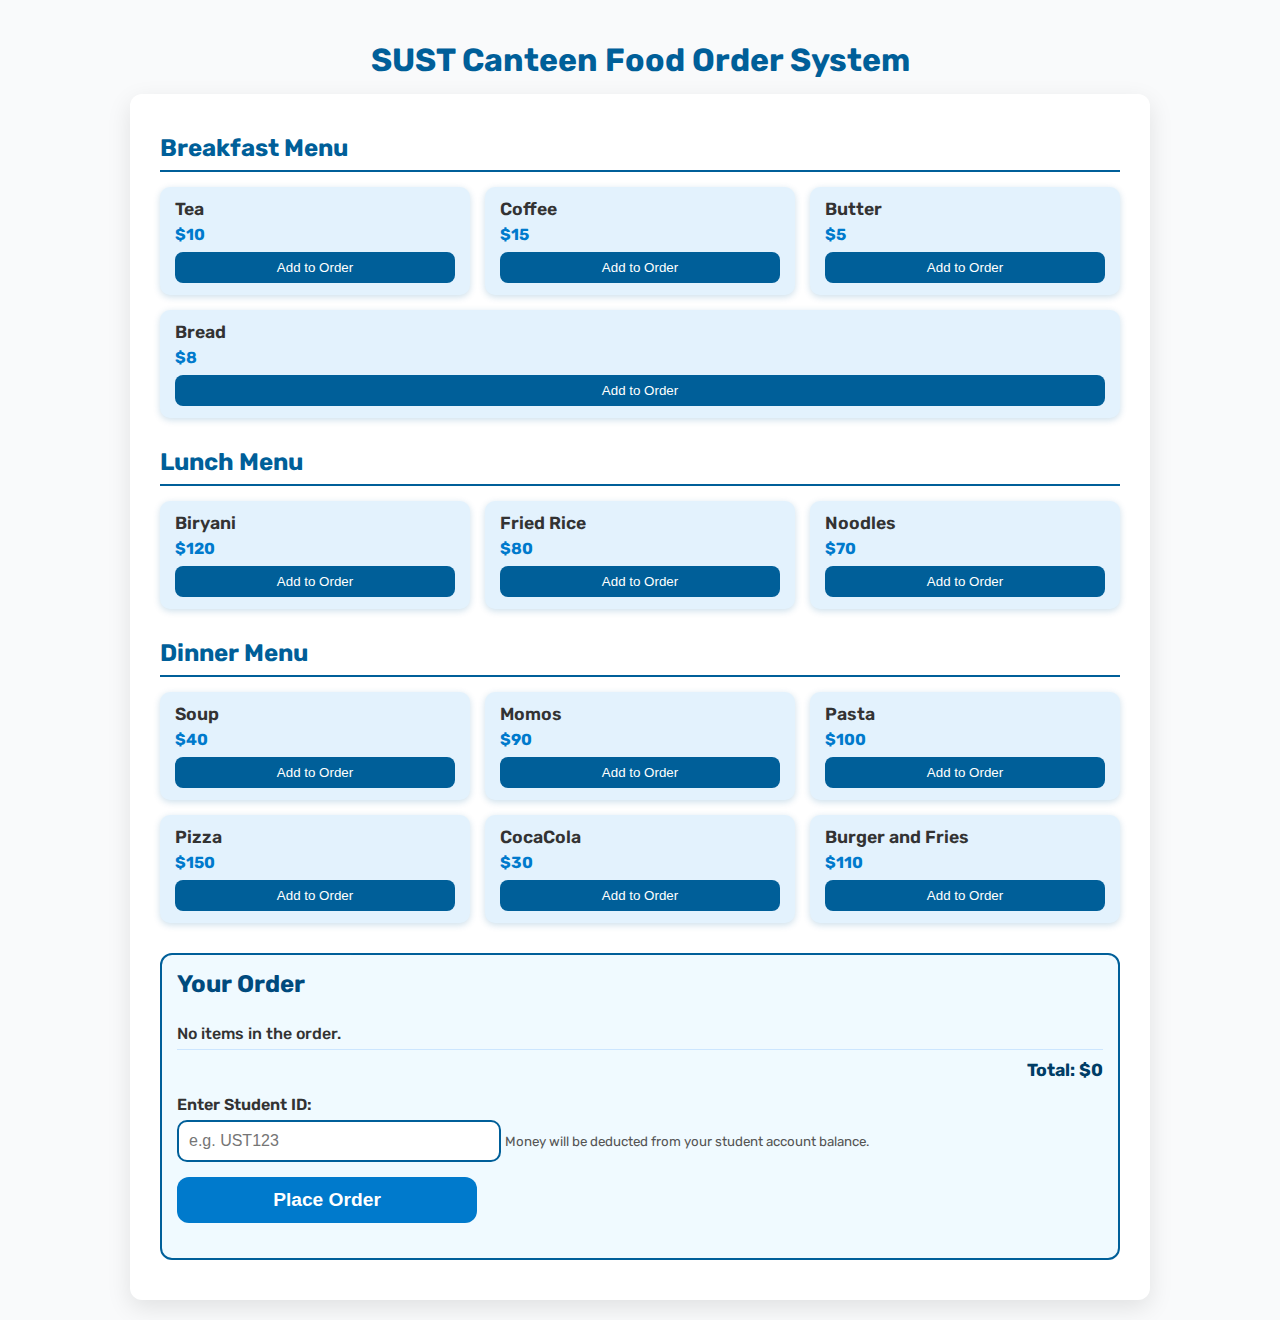
<file: sust university/hostel_portal/index.html>
<!DOCTYPE html>
<html lang="en">
<head>
<meta charset="UTF-8" />
<meta name="viewport" content="width=device-width, initial-scale=1" />
<title>UST Canteen Food Ordering</title>
<style>
  @import url('https://fonts.googleapis.com/css2?family=Rubik&display=swap');
  body {
    font-family: 'Rubik', sans-serif;
    background: #f9fafb;
    margin: 0;
    padding: 20px;
    color: #333;
    min-height: 100vh;
    display: flex;
    flex-direction: column;
    align-items: center;
  }
  h1 {
    margin-bottom: 15px;
    color: #005f99;
  }
  .container {
    width: 100%;
    max-width: 960px;
    background: white;
    border-radius: 12px;
    box-shadow: 0 8px 24px rgba(0,0,0,0.1);
    padding: 20px 30px 40px;
  }
  .menu-section {
    margin-bottom: 30px;
  }
  .menu-section h2 {
    border-bottom: 2px solid #005f99;
    padding-bottom: 8px;
    color: #005f99;
    margin-bottom: 15px;
  }
  .menu-list {
    display: flex;
    flex-wrap: wrap;
    gap: 15px;
  }
  .menu-item {
    flex: 1 1 220px;
    background: #e3f2fd;
    border-radius: 10px;
    padding: 12px 15px;
    box-shadow: 0 2px 7px rgba(0, 95, 153, 0.2);
    display: flex;
    flex-direction: column;
    justify-content: space-between;
  }
  .item-name {
    font-weight: 600;
    margin-bottom: 6px;
    font-size: 1.1rem;
  }
  .item-price {
    color: #007acc;
    font-weight: 700;
    margin-bottom: 8px;
    font-size: 1rem;
  }
  button.add-btn {
    background-color: #005f99;
    color: white;
    border: none;
    padding: 8px;
    border-radius: 8px;
    cursor: pointer;
    transition: background-color 0.3s ease;
  }
  button.add-btn:hover {
    background-color: #004a7d;
  }
  .order-summary {
    background: #f0faff;
    border: 2px solid #005f99;
    border-radius: 12px;
    padding: 15px;
    margin-top: 20px;
  }
  .order-summary h2 {
    margin-top: 0;
    color: #004a7d;
  }
  .order-list {
    list-style: none;
    padding-left: 0;
    max-height: 200px;
    overflow-y: auto;
    margin-bottom: 10px;
  }
  .order-list li {
    display: flex;
    justify-content: space-between;
    padding: 6px 0;
    font-weight: 500;
    border-bottom: 1px solid #cce6ff;
  }
  .order-list li span.qty {
    font-weight: 700;
    margin-right: 10px;
    color: #005f99;
  }
  .total {
    font-weight: 700;
    font-size: 1.1rem;
    text-align: right;
    margin-bottom: 15px;
    color: #003d66;
  }
  label {
    display: block;
    font-weight: 600;
    margin-bottom: 6px;
    margin-top: 15px;
  }
  input[type="text"] {
    width: 100%;
    max-width: 300px;
    padding: 10px;
    font-size: 1rem;
    border-radius: 10px;
    border: 2px solid #005f99;
    outline-color: #004a7d;
  }
  button.place-order {
    margin-top: 15px;
    width: 100%;
    max-width: 300px;
    padding: 12px;
    font-size: 1.2rem;
    font-weight: 700;
    background-color: #007acc;
    color: white;
    border: none;
    border-radius: 12px;
    cursor: pointer;
    transition: background-color 0.3s ease;
  }
  button.place-order:hover {
    background-color: #005f99;
  }
  .message {
    margin-top: 20px;
    font-weight: 700;
    font-size: 1.1rem;
  }
  .message.success {
    color: #2e7d32; /* green */
  }
  .message.error {
    color: #d32f2f; /* red */
  }
  @media (max-width: 700px) {
    .menu-list {
      flex-direction: column;
    }
    .menu-item {
      flex-basis: 100%;
    }
  }
</style>
</head>
<body>
  <h1>SUST Canteen Food Order System</h1>
  <div class="container" role="main">
    <section class="menu-section" aria-labelledby="breakfastLabel">
      <h2 id="breakfastLabel">Breakfast Menu</h2>
      <div class="menu-list" id="breakfastMenu"></div>
    </section>
    <section class="menu-section" aria-labelledby="lunchLabel">
      <h2 id="lunchLabel">Lunch Menu</h2>
      <div class="menu-list" id="lunchMenu"></div>
    </section>
    <section class="menu-section" aria-labelledby="dinnerLabel">
      <h2 id="dinnerLabel">Dinner Menu</h2>
      <div class="menu-list" id="dinnerMenu"></div>
    </section>

    <div class="order-summary" aria-live="polite" aria-atomic="true" aria-label="Order summary">
      <h2>Your Order</h2>
      <ul class="order-list" id="orderList" aria-live="polite" aria-relevant="additions removals"></ul>
      <div class="total" id="orderTotal">Total: $0</div>
      <label for="studentIdInput">Enter Student ID:</label>
      <input type="text" id="studentIdInput" aria-describedby="studentIdHelp" placeholder="e.g. UST123" required />
      <small id="studentIdHelp" style="color: #555;">Money will be deducted from your student account balance.</small>
      <button class="place-order" id="placeOrderBtn">Place Order</button>
      <div class="message" id="message"></div>
    </div>
  </div>

<script>
  const students = {
    'UST123': {name: 'Alice', balance: 100},
    'UST456': {name: 'Bob', balance: 50},
    'UST789': {name: 'Charlie', balance: 10}
  };

  // Updated food menus as requested
  const foodMenus = {
    breakfast: [
      {id: 'b1', item: "Tea", price: 10},
      {id: 'b2', item: "Coffee", price: 15},
      {id: 'b3', item: "Butter", price: 5},
      {id: 'b4', item: "Bread", price: 8}
    ],
    lunch: [
      {id: 'l1', item: "Biryani", price: 120},
      {id: 'l2', item: "Fried Rice", price: 80},
      {id: 'l3', item: "Noodles", price: 70}
    ],
    dinner: [
      {id: 'd1', item: "Soup", price: 40},
      {id: 'd2', item: "Momos", price: 90},
      {id: 'd3', item: "Pasta", price: 100},
      {id: 'd4', item: "Pizza", price: 150},
      {id: 'd5', item: "CocaCola", price: 30},
      {id: 'd6', item: "Burger and Fries", price: 110}
    ]
  };

  const breakfastMenuDiv = document.getElementById('breakfastMenu');
  const lunchMenuDiv = document.getElementById('lunchMenu');
  const dinnerMenuDiv = document.getElementById('dinnerMenu');
  const orderList = document.getElementById('orderList');
  const orderTotal = document.getElementById('orderTotal');
  const studentIdInput = document.getElementById('studentIdInput');
  const placeOrderBtn = document.getElementById('placeOrderBtn');
  const messageDiv = document.getElementById('message');

  let currentOrder = {};

  function renderMenu(menuItems, container) {
    container.innerHTML = '';
    menuItems.forEach(food => {
      const div = document.createElement('div');
      div.className = 'menu-item';
      div.innerHTML = `
        <div class="item-name">${food.item}</div>
        <div class="item-price">$${food.price}</div>
        <button class="add-btn" data-id="${food.id}">Add to Order</button>
      `;
      container.appendChild(div);
    });
  }

  renderMenu(foodMenus.breakfast, breakfastMenuDiv);
  renderMenu(foodMenus.lunch, lunchMenuDiv);
  renderMenu(foodMenus.dinner, dinnerMenuDiv);

  function getFoodById(id) {
    for (const mealType in foodMenus) {
      const found = foodMenus[mealType].find(food => food.id === id);
      if (found) return found;
    }
    return null;
  }

  function updateOrderUI() {
    orderList.innerHTML = '';
    let total = 0;
    if (Object.keys(currentOrder).length === 0) {
      orderList.innerHTML = '<li>No items in the order.</li>';
    } else {
      for (const id in currentOrder) {
        const food = getFoodById(id);
        const qty = currentOrder[id];
        const itemTotal = food.price * qty;
        total += itemTotal;

        const li = document.createElement('li');
        li.innerHTML = `<span class="qty">${qty}x</span> ${food.item} - $${itemTotal}`;
        orderList.appendChild(li);
      }
    }
    orderTotal.textContent = `Total: $${total}`;
  }

  function addToOrder(id) {
    if (currentOrder[id]) {
      currentOrder[id]++;
    } else {
      currentOrder[id] = 1;
    }
    updateOrderUI();
  }

  [breakfastMenuDiv, lunchMenuDiv, dinnerMenuDiv].forEach(container => {
    container.addEventListener('click', e => {
      if (e.target.classList.contains('add-btn')) {
        const id = e.target.getAttribute('data-id');
        addToOrder(id);
        messageDiv.textContent = '';
      }
    });
  });

  placeOrderBtn.addEventListener('click', () => {
    const studentId = studentIdInput.value.trim().toUpperCase();
    messageDiv.textContent = '';
    messageDiv.className = 'message';

    if (!studentId) {
      messageDiv.textContent = 'Please enter your Student ID.';
      messageDiv.classList.add('error');
      return;
    }
    if (!students[studentId]) {
      messageDiv.textContent = 'Student ID not found.';
      messageDiv.classList.add('error');
      return;
    }
    if (Object.keys(currentOrder).length === 0) {
      messageDiv.textContent = 'Your order is empty.';
      messageDiv.classList.add('error');
      return;
    }

    let totalPrice = 0;
    for (const id in currentOrder) {
      const food = getFoodById(id);
      totalPrice += food.price * currentOrder[id];
    }

    const student = students[studentId];
    if (student.balance < totalPrice) {
      messageDiv.textContent = `Insufficient balance. Your balance is $${student.balance.toFixed(2)} but your order total is $${totalPrice.toFixed(2)}.`;
      messageDiv.classList.add('error');
      return;
    }

    student.balance -= totalPrice;
    messageDiv.textContent = `Thank you, ${student.name}! Your order has been placed. Remaining balance: $${student.balance.toFixed(2)}.`;
    messageDiv.classList.add('success');

    currentOrder = {};
    updateOrderUI();
    studentIdInput.value = '';
  });

  updateOrderUI();
</script>
</body>
</html>
</file>
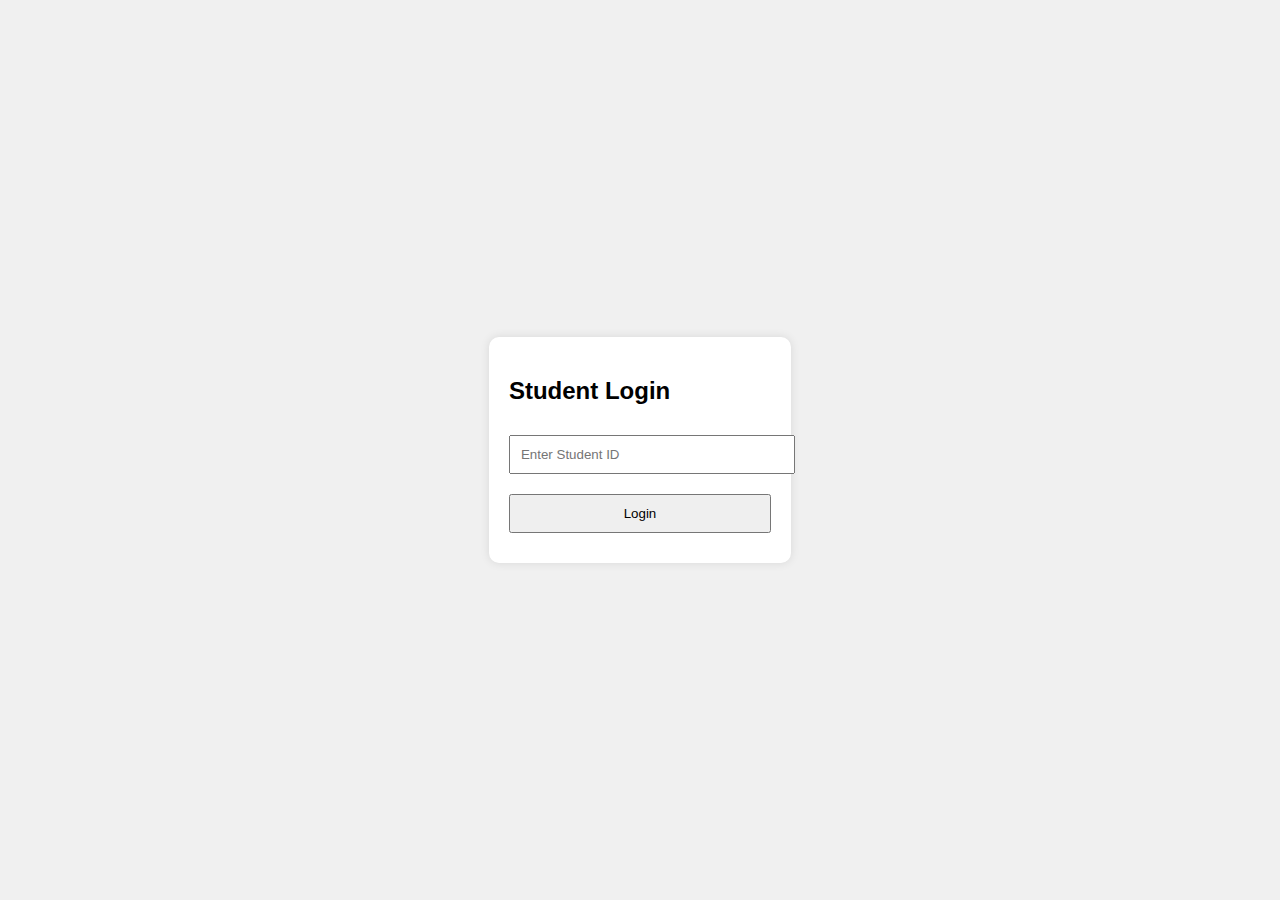
<file: sust university/student_portal/index.html>
<!DOCTYPE html>
<html>
<head>
    <title>Student Login</title>
    <link rel="stylesheet" href="style.css">
</head>
<body>
    <div class="login-box">
        <h2>Student Login</h2>
        <input type="text" id="studentId" placeholder="Enter Student ID">
        <button onclick="login()">Login</button>
    </div>
    <script src="script.js"></script>
</body>
</html>
</file>
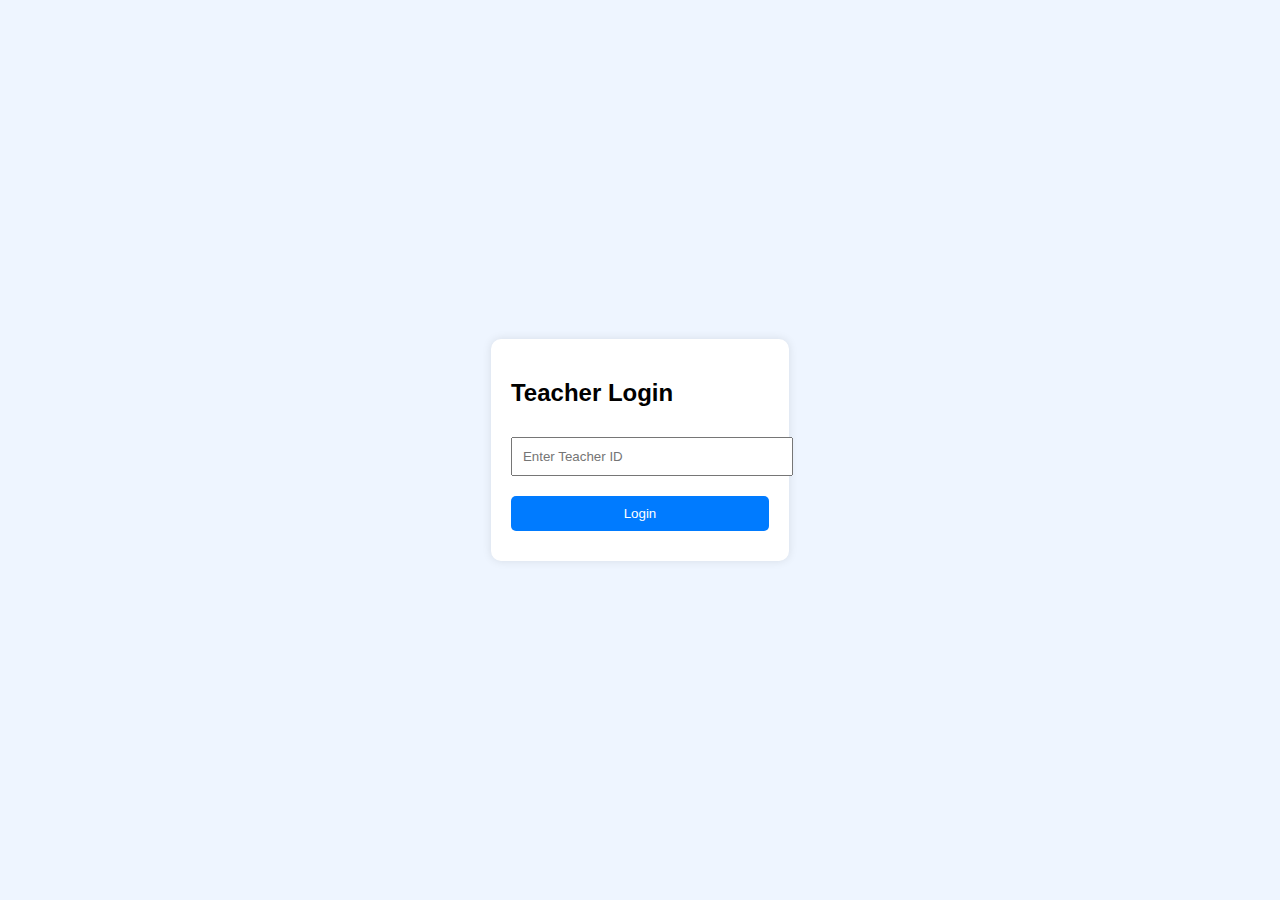
<file: sust university/teacher_portal/index.html>
<!DOCTYPE html>
<html>
<head>
    <title>Teacher Login</title>
    <link rel="stylesheet" href="style.css">
</head>
<body>
    <div class="login-box">
        <h2>Teacher Login</h2>
        <input type="text" id="teacherId" placeholder="Enter Teacher ID">
        <button onclick="loginTeacher()">Login</button>
    </div>
    <script src="script.js"></script>
</body>
</html>
</file>
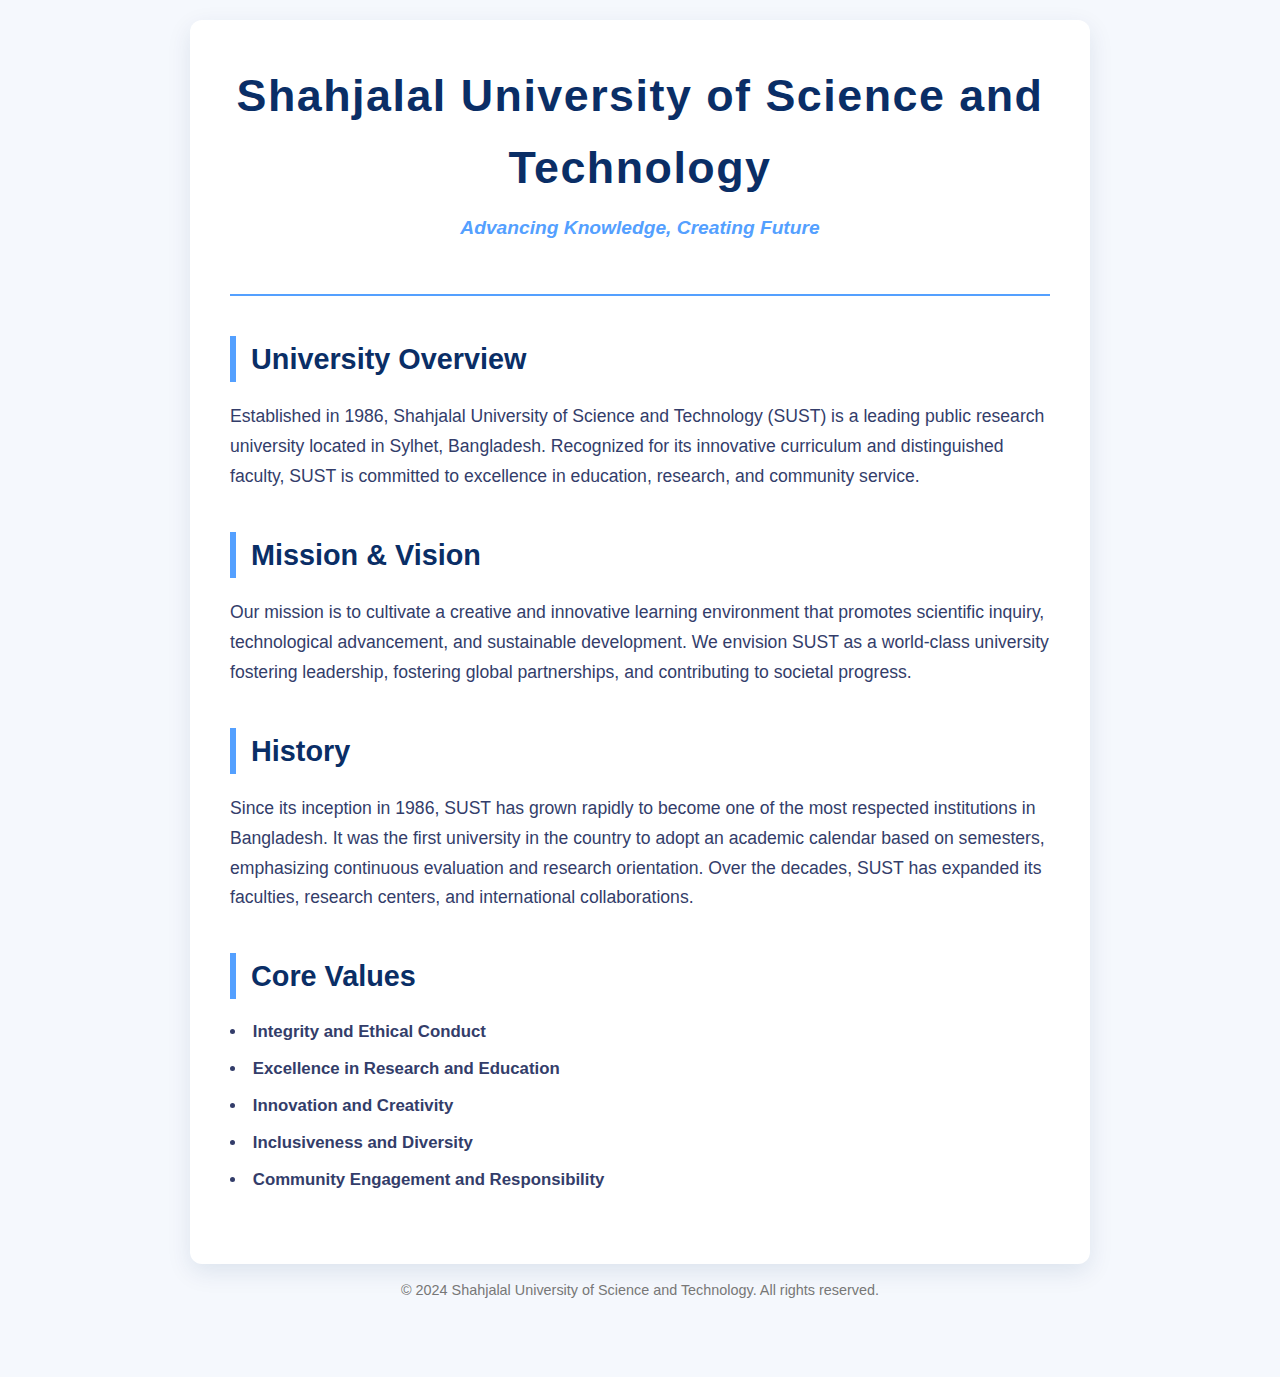
<file: sust university/about.html>
<!DOCTYPE html>
<html lang="en">
<head>
  <meta charset="UTF-8" />
  <meta name="viewport" content="width=device-width, initial-scale=1" />
  <title>About Us - Shahjalal University of Science and Technology</title>
  <style>
    /* Reset and base */
    * {
      box-sizing: border-box;
      margin: 0; padding: 0;
      font-family: 'Segoe UI', Tahoma, Geneva, Verdana, sans-serif;
    }

    body {
      background: #f5f8fd;
      color: #0a2e66;
      line-height: 1.6;
      min-height: 100vh;
      display: flex;
      flex-direction: column;
      align-items: center;
      padding: 20px 15px 60px;
    }

    /* Container */
    .container {
      max-width: 900px;
      width: 100%;
      background: #ffffff;
      border-radius: 12px;
      box-shadow: 0 8px 25px rgba(10, 46, 102, 0.1);
      padding: 40px 40px 60px 40px;
    }

    /* Hero section */
    .hero {
      text-align: center;
      padding-bottom: 50px;
      border-bottom: 2px solid #54a0ff;
    }

    .hero h1 {
      font-size: 2.8rem;
      font-weight: 900;
      color: #0a2e66;
      letter-spacing: 1.5px;
      margin-bottom: 10px;
    }

    .hero p {
      color: #54a0ff;
      font-size: 1.2rem;
      font-weight: 600;
      font-style: italic;
      user-select: none;
    }

    /* Sections */
    section {
      margin-top: 40px;
    }

    section h2 {
      font-size: 1.8rem;
      color: #0a2e66;
      margin-bottom: 20px;
      border-left: 6px solid #54a0ff;
      padding-left: 15px;
      font-weight: 700;
    }

    section p {
      font-size: 1.1rem;
      color: #333d6a;
      line-height: 1.7;
      user-select: text;
    }

    ul.core-values {
      list-style: inside disc;
      margin-top: 15px;
      color: #333d6a;
    }

    ul.core-values li {
      margin-bottom: 10px;
      font-weight: 600;
      font-size: 1.05rem;
    }

    /* Responsive */
    @media (max-width: 600px) {
      .hero h1 {
        font-size: 2.2rem;
      }
      .hero p {
        font-size: 1rem;
      }
      .container {
        padding: 30px 20px 40px;
      }
      section h2 {
        font-size: 1.5rem;
        padding-left: 10px;
      }
      section p {
        font-size: 1rem;
      }
      ul.core-values li {
        font-size: 1rem;
      }
    }

    footer {
      margin-top: auto;
      padding: 15px 10px;
      font-size: 0.9rem;
      color: #777;
      user-select: none;
      text-align: center;
      width: 100%;
    }
  </style>
</head>
<body>
  <div class="container" role="main">
    <header class="hero" aria-label="SUST About Us Header">
      <h1>Shahjalal University of Science and Technology</h1>
      <p>Advancing Knowledge, Creating Future</p>
    </header>

    <section aria-labelledby="overview-heading">
      <h2 id="overview-heading">University Overview</h2>
      <p>
        Established in 1986, Shahjalal University of Science and Technology (SUST) is a leading public research university located in Sylhet,
        Bangladesh. Recognized for its innovative curriculum and distinguished faculty, SUST is committed to excellence in education, research,
        and community service.
      </p>
    </section>

    <section aria-labelledby="mission-heading">
      <h2 id="mission-heading">Mission &amp; Vision</h2>
      <p>
        Our mission is to cultivate a creative and innovative learning environment that promotes scientific inquiry, technological advancement,
        and sustainable development. We envision SUST as a world-class university fostering leadership, fostering global partnerships, and
        contributing to societal progress.
      </p>
    </section>

    <section aria-labelledby="history-heading">
      <h2 id="history-heading">History</h2>
      <p>
        Since its inception in 1986, SUST has grown rapidly to become one of the most respected institutions in Bangladesh. It was the first university
        in the country to adopt an academic calendar based on semesters, emphasizing continuous evaluation and research orientation. Over the decades,
        SUST has expanded its faculties, research centers, and international collaborations.
      </p>
    </section>

    <section aria-labelledby="values-heading">
      <h2 id="values-heading">Core Values</h2>
      <ul class="core-values">
        <li>Integrity and Ethical Conduct</li>
        <li>Excellence in Research and Education</li>
        <li>Innovation and Creativity</li>
        <li>Inclusiveness and Diversity</li>
        <li>Community Engagement and Responsibility</li>
      </ul>
    </section>
  </div>

  <footer>
    &copy; 2024 Shahjalal University of Science and Technology. All rights reserved.
  </footer>
</body>
</html>
</file>
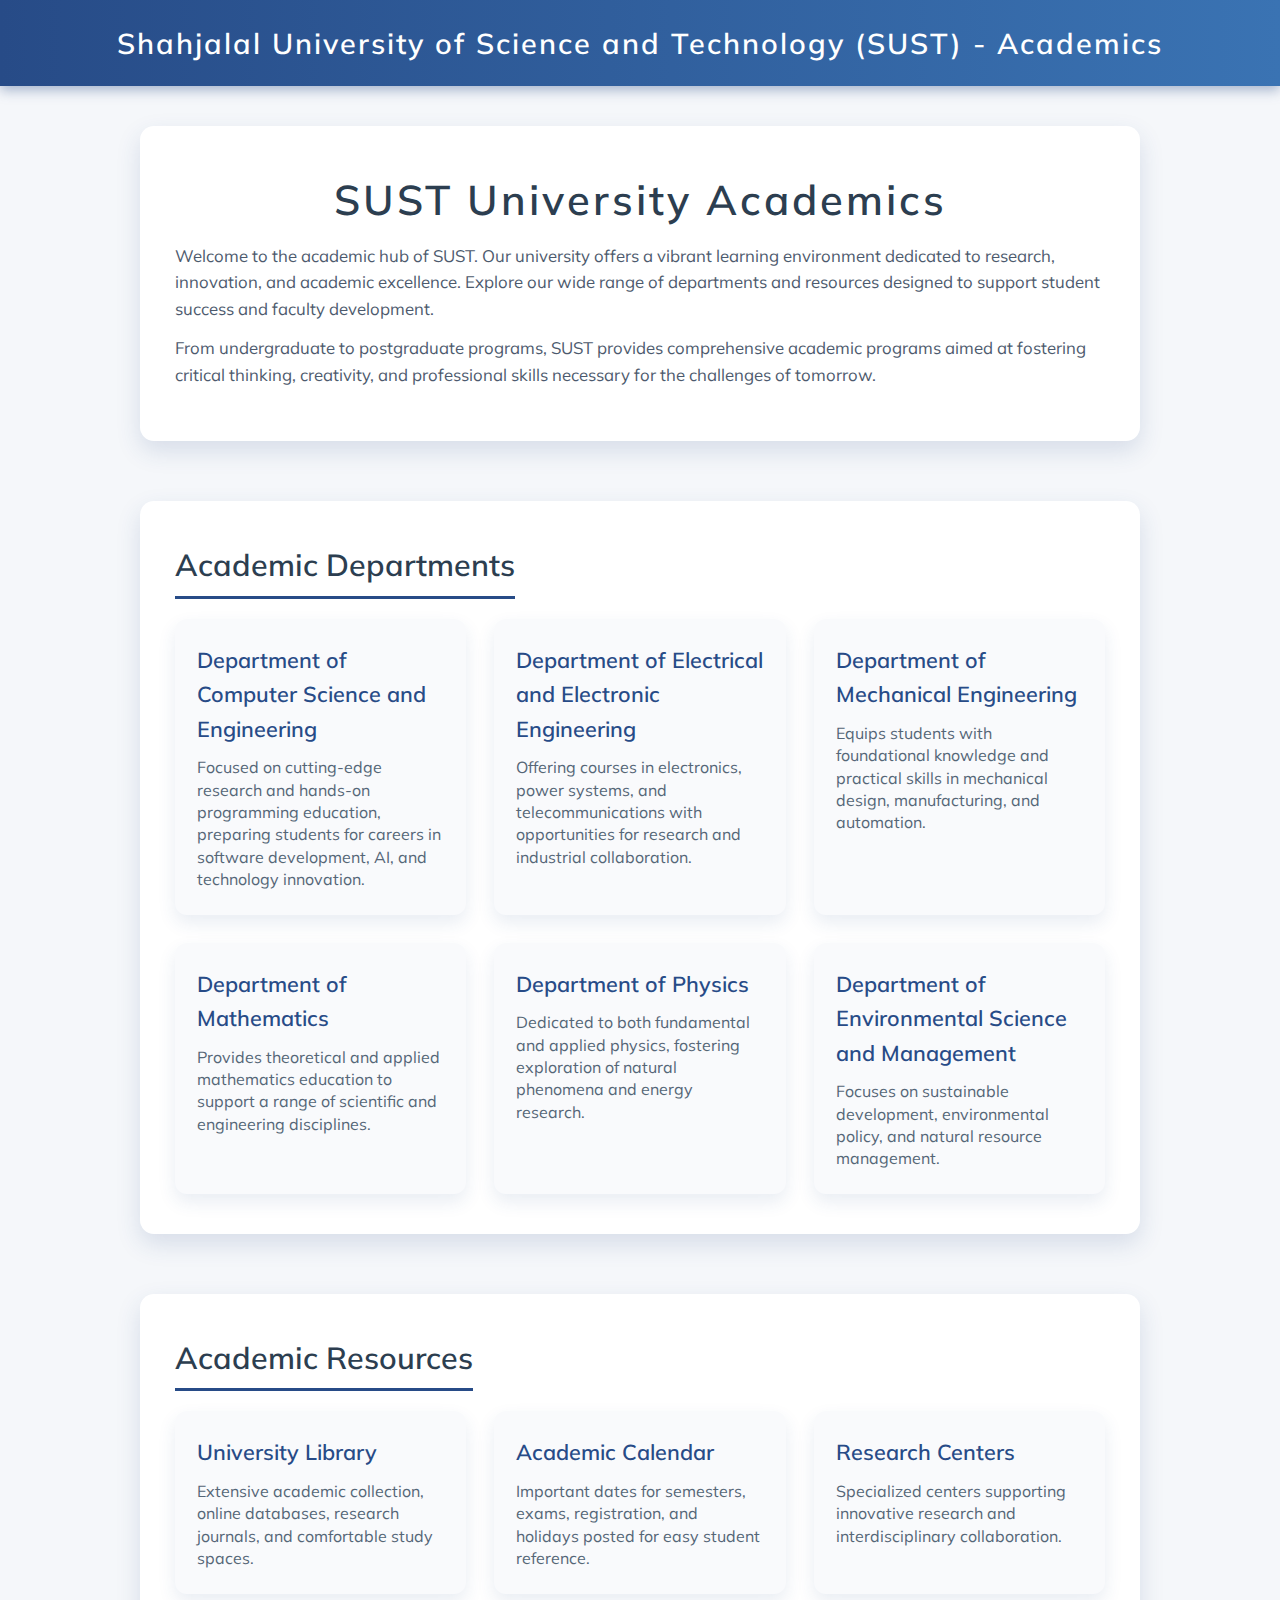
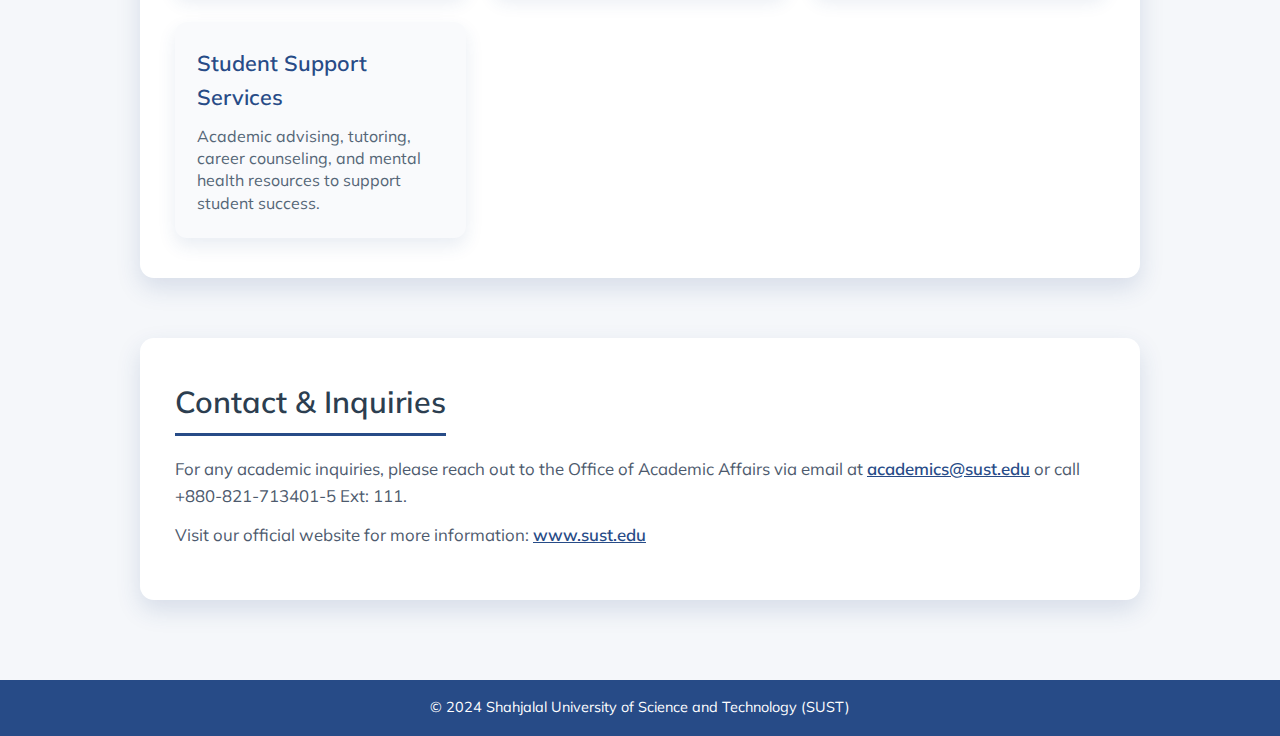
<file: sust university/academic.html>
<!DOCTYPE html>
<html lang="en">
<head>
  <meta charset="UTF-8" />
  <meta name="viewport" content="width=device-width, initial-scale=1" />
  <title>SUST University Academics</title>
  <style>
    @import url('https://fonts.googleapis.com/css2?family=Muli:wght@300;600&display=swap');

    * {
      box-sizing: border-box;
    }

    body {
      margin: 0;
      font-family: 'Muli', sans-serif;
      background: #f5f7fa;
      color: #2c3e50;
      line-height: 1.6;
      min-height: 100vh;
      display: flex;
      flex-direction: column;
      align-items: center;
      scroll-behavior: smooth;
    }

    header {
      background: linear-gradient(90deg, #274b87, #3a73b3);
      width: 100%;
      padding: 20px 0;
      box-shadow: 0 4px 12px rgba(39, 75, 135, 0.4);
      color: white;
      text-align: center;
      font-weight: 600;
      font-size: 1.8rem;
      letter-spacing: 2px;
      user-select: none;
    }

    main {
      max-width: 1000px;
      width: 90%;
      margin: 40px 0 80px 0;
      display: flex;
      flex-direction: column;
      gap: 60px;
    }

    section {
      background: white;
      border-radius: 14px;
      box-shadow: 0 10px 25px rgba(39, 75, 135, 0.15);
      padding: 40px 35px;
      transition: box-shadow 0.3s ease;
    }

    section:hover {
      box-shadow: 0 14px 38px rgba(39, 75, 135, 0.3);
    }

    h1, h2 {
      margin-top: 0;
      font-weight: 600;
      color: #2c3e50;
    }

    h1 {
      font-size: 2.6rem;
      text-align: center;
      letter-spacing: 3px;
      margin-bottom: 10px;
    }

    h2 {
      font-size: 1.9rem;
      margin-bottom: 20px;
      border-bottom: 3px solid #274b87;
      padding-bottom: 6px;
      max-width: max-content;
    }

    p {
      font-size: 1.05rem;
      color: #4d5a6d;
      margin: 0 0 12px 0;
    }

    .departments,
    .resources {
      display: grid;
      grid-template-columns: repeat(auto-fit, minmax(280px, 1fr));
      gap: 28px;
    }

    .card {
      background: #f9fafc;
      border-radius: 12px;
      padding: 24px 22px;
      box-shadow: 0 8px 18px rgba(39, 75, 135, 0.1);
      transition: transform 0.2s ease, box-shadow 0.25s ease;
      cursor: default;
    }

    .card:hover {
      transform: translateY(-6px);
      box-shadow: 0 18px 42px rgba(39, 75, 135, 0.3);
    }

    .card h3 {
      margin-top: 0;
      margin-bottom: 10px;
      font-weight: 600;
      color: #274b87;
      font-size: 1.35rem;
    }

    .card p {
      margin-bottom: 0;
      color: #556677;
      font-size: 1rem;
      line-height: 1.4;
    }

    footer {
      width: 100%;
      background: #274b87;
      color: white;
      text-align: center;
      padding: 16px 0;
      font-weight: 400;
      font-size: 0.9rem;
      user-select: none;
    }

    @media (max-width: 600px) {
      h1 {
        font-size: 2.2rem;
        letter-spacing: 2px;
      }
      section {
        padding: 30px 20px;
      }
    }
  </style>
</head>
<body>
  <header>
    Shahjalal University of Science and Technology (SUST) - Academics
  </header>
  <main>
    <section aria-labelledby="academics-about">
      <h1 id="academics-about">SUST University Academics</h1>
      <p>
        Welcome to the academic hub of SUST. Our university offers a vibrant learning environment dedicated to research, innovation, and academic excellence. Explore our wide range of departments and resources designed to support student success and faculty development.
      </p>
      <p>
        From undergraduate to postgraduate programs, SUST provides comprehensive academic programs aimed at fostering critical thinking, creativity, and professional skills necessary for the challenges of tomorrow.
      </p>
    </section>

    <section aria-labelledby="departments-section">
      <h2 id="departments-section">Academic Departments</h2>
      <div class="departments">
        <article class="card" tabindex="0">
          <h3>Department of Computer Science and Engineering</h3>
          <p>
            Focused on cutting-edge research and hands-on programming education, preparing students for careers in software development, AI, and technology innovation.
          </p>
        </article>

        <article class="card" tabindex="0">
          <h3>Department of Electrical and Electronic Engineering</h3>
          <p>
            Offering courses in electronics, power systems, and telecommunications with opportunities for research and industrial collaboration.
          </p>
        </article>

        <article class="card" tabindex="0">
          <h3>Department of Mechanical Engineering</h3>
          <p>
            Equips students with foundational knowledge and practical skills in mechanical design, manufacturing, and automation.
          </p>
        </article>

        <article class="card" tabindex="0">
          <h3>Department of Mathematics</h3>
          <p>
            Provides theoretical and applied mathematics education to support a range of scientific and engineering disciplines.
          </p>
        </article>

        <article class="card" tabindex="0">
          <h3>Department of Physics</h3>
          <p>
            Dedicated to both fundamental and applied physics, fostering exploration of natural phenomena and energy research.
          </p>
        </article>

        <article class="card" tabindex="0">
          <h3>Department of Environmental Science and Management</h3>
          <p>
            Focuses on sustainable development, environmental policy, and natural resource management.
          </p>
        </article>
      </div>
    </section>

    <section aria-labelledby="resources-section">
      <h2 id="resources-section">Academic Resources</h2>
      <div class="resources">
        <article class="card" tabindex="0">
          <h3>University Library</h3>
          <p>
            Extensive academic collection, online databases, research journals, and comfortable study spaces.
          </p>
        </article>

        <article class="card" tabindex="0">
          <h3>Academic Calendar</h3>
          <p>
            Important dates for semesters, exams, registration, and holidays posted for easy student reference.
          </p>
        </article>

        <article class="card" tabindex="0">
          <h3>Research Centers</h3>
          <p>
            Specialized centers supporting innovative research and interdisciplinary collaboration.
          </p>
        </article>

        <article class="card" tabindex="0">
          <h3>Student Support Services</h3>
          <p>
            Academic advising, tutoring, career counseling, and mental health resources to support student success.
          </p>
        </article>
      </div>
    </section>

    <section aria-labelledby="contact-section">
      <h2 id="contact-section">Contact &amp; Inquiries</h2>
      <p>
        For any academic inquiries, please reach out to the Office of Academic Affairs via email at <a href="mailto:academics@sust.edu" style="color:#274b87; font-weight:600;">academics@sust.edu</a> or call +880-821-713401-5 Ext: 111.
      </p>
      <p>
        Visit our official website for more information: <a href="https://www.sust.edu" target="_blank" rel="noopener" style="color:#274b87; font-weight:600;">www.sust.edu</a>
      </p>
    </section>
  </main>
  <footer>
    &copy; 2024 Shahjalal University of Science and Technology (SUST)
  </footer>
</body>
</html>
</file>
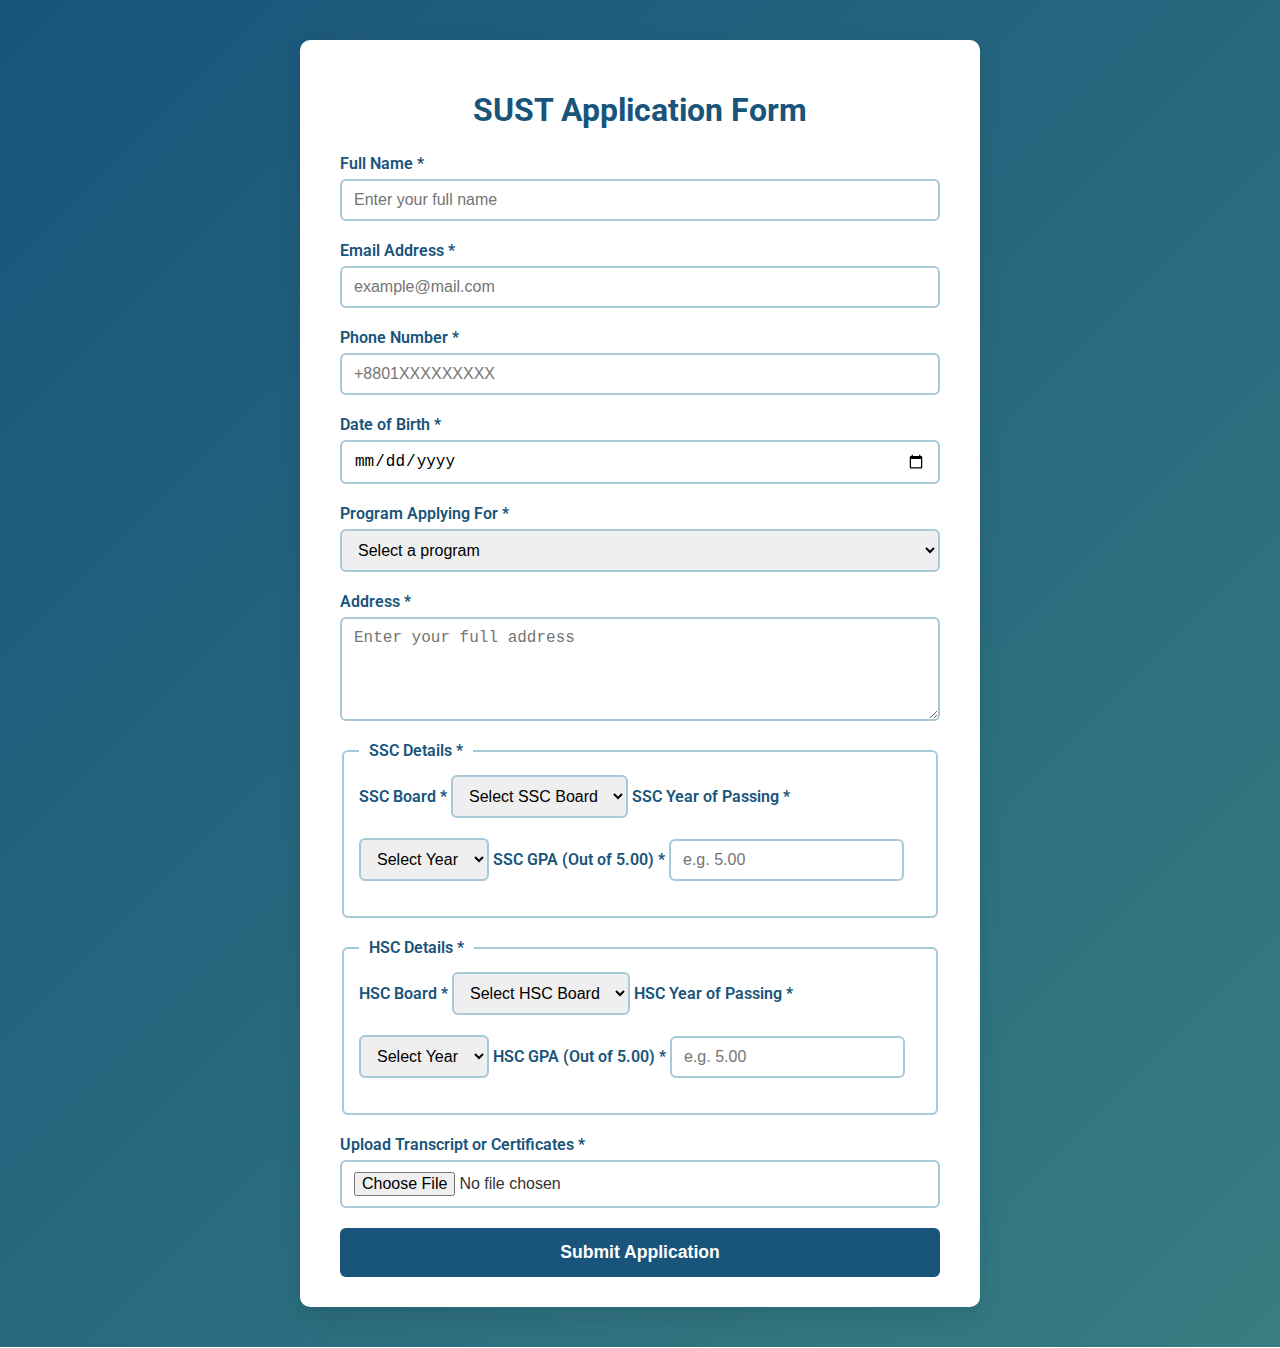
<file: sust university/admission.html>
<!DOCTYPE html>
<html lang="en">
<head>
<meta charset="UTF-8" />
<meta name="viewport" content="width=device-width, initial-scale=1" />
<title>SUST Application Form</title>
<style>
  @import url('https://fonts.googleapis.com/css2?family=Roboto:wght@400;700&display=swap');
  
  body {
    font-family: 'Roboto', sans-serif;
    background: linear-gradient(135deg, #19547b, #377d81);
    margin: 0;
    padding: 0;
    color: #333;
  }

  .container {
    max-width: 600px;
    background: #fff;
    margin: 40px auto;
    border-radius: 10px;
    box-shadow: 0 10px 25px rgba(0,0,0,0.1);
    padding: 30px 40px;
  }

  h1 {
    text-align: center;
    color: #19547b;
    margin-bottom: 25px;
    font-weight: 700;
  }

  form {
    display: flex;
    flex-direction: column;
  }

  label {
    margin-bottom: 6px;
    font-weight: 600;
    color: #19547b;
  }

  input[type="text"],
  input[type="email"],
  input[type="tel"],
  input[type="date"],
  select,
  textarea,
  input[type="file"] {
    padding: 10px 12px;
    margin-bottom: 20px;
    border: 2px solid #a9c9d9;
    border-radius: 6px;
    font-size: 1rem;
    transition: border-color 0.3s ease;
  }

  input[type="text"]:focus,
  input[type="email"]:focus,
  input[type="tel"]:focus,
  input[type="date"]:focus,
  select:focus,
  textarea:focus,
  input[type="file"]:focus {
    border-color: #19547b;
    outline: none;
  }

  textarea {
    resize: vertical;
    min-height: 80px;
  }

  button {
    background-color: #19547b;
    color: #fff;
    font-weight: 700;
    font-size: 1.1rem;
    padding: 14px;
    border: none;
    border-radius: 6px;
    cursor: pointer;
    transition: background-color 0.3s ease;
  }

  button:hover {
    background-color: #14506a;
  }

  .success-message {
    text-align: center;
    padding: 20px;
    background-color: #daf3da;
    border: 1px solid #64a664;
    border-radius: 6px;
    color: #2f662f;
    font-weight: 700;
    margin-top: 20px;
  }

  @media (max-width: 640px) {
    .container {
      margin: 20px 15px;
      padding: 25px 20px;
    }
  }
</style>
</head>
<body>
  <div class="container">
    <h1>SUST Application Form</h1>
    <form id="applicationForm" novalidate>
      <label for="fullName">Full Name *</label>
      <input type="text" id="fullName" name="fullName" placeholder="Enter your full name" required />

      <label for="email">Email Address *</label>
      <input type="email" id="email" name="email" placeholder="example@mail.com" required />

      <label for="phone">Phone Number *</label>
      <input type="tel" id="phone" name="phone" placeholder="+8801XXXXXXXXX" pattern="^\+8801\d{9}$" required />

      <label for="dob">Date of Birth *</label>
      <input type="date" id="dob" name="dob" required max="" />

      <label for="program">Program Applying For *</label>
      <select id="program" name="program" required>
        <option value="" disabled selected>Select a program</option>
        <option value="BSc in Computer Science and Engineering">BSc in Computer Science and Engineering</option>
        <option value="BSc in Electrical and Electronic Engineering">BSc in Electrical and Electronic Engineering</option>
        <option value="BSc in Mechanical Engineering">BSc in Mechanical Engineering</option>
        <option value="BSc in Mathematics">BSc in Mathematics</option>
        <option value="Masters in Electrical and Electronic Engineering">Masters in Electrical and Electronic Engineering</option>
      </select>

      <label for="address">Address *</label>
      <textarea id="address" name="address" placeholder="Enter your full address" required></textarea>

      <fieldset style="border: 2px solid #a9c9d9; padding: 15px; border-radius: 6px; margin-bottom: 20px;">
        <legend style="font-weight: 600; color: #19547b; padding: 0 10px;">SSC Details *</legend>

        <label for="sscBoard">SSC Board *</label>
        <select id="sscBoard" name="sscBoard" required>
          <option value="" disabled selected>Select SSC Board</option>
          <option value="Dhaka">Dhaka</option>
          <option value="Rajshahi">Rajshahi</option>
          <option value="Comilla">Comilla</option>
          <option value="Chittagong">Chittagong</option>
          <option value="Jessore">Jessore</option>
          <option value="Barisal">Barisal</option>
          <option value="Sylhet">Sylhet</option>
          <option value="Dinajpur">Dinajpur</option>
          <option value="Madrasah">Madrasah</option>
          <option value="Technical">Technical</option>
        </select>

        <label for="sscYear">SSC Year of Passing *</label>
        <select id="sscYear" name="sscYear" required>
          <option value="" disabled selected>Select Year</option>
          <!-- Years from current-20 to current -->
        </select>

        <label for="sscGpa">SSC GPA (Out of 5.00) *</label>
        <input type="text" id="sscGpa" name="sscGpa" placeholder="e.g. 5.00" pattern="^(?:[0-4](?:\.\d{1,2})?|5(?:\.0{1,2})?)$" required />
      </fieldset>

      <fieldset style="border: 2px solid #a9c9d9; padding: 15px; border-radius: 6px; margin-bottom: 20px;">
        <legend style="font-weight: 600; color: #19547b; padding: 0 10px;">HSC Details *</legend>

        <label for="hscBoard">HSC Board *</label>
        <select id="hscBoard" name="hscBoard" required>
          <option value="" disabled selected>Select HSC Board</option>
          <option value="Dhaka">Dhaka</option>
          <option value="Rajshahi">Rajshahi</option>
          <option value="Comilla">Comilla</option>
          <option value="Chittagong">Chittagong</option>
          <option value="Jessore">Jessore</option>
          <option value="Barisal">Barisal</option>
          <option value="Sylhet">Sylhet</option>
          <option value="Dinajpur">Dinajpur</option>
          <option value="Madrasah">Madrasah</option>
          <option value="Technical">Technical</option>
        </select>

        <label for="hscYear">HSC Year of Passing *</label>
        <select id="hscYear" name="hscYear" required>
          <option value="" disabled selected>Select Year</option>
          <!-- Years from current-20 to current -->
        </select>

        <label for="hscGpa">HSC GPA (Out of 5.00) *</label>
        <input type="text" id="hscGpa" name="hscGpa" placeholder="e.g. 5.00" pattern="^(?:[0-4](?:\.\d{1,2})?|5(?:\.0{1,2})?)$" required />
      </fieldset>

      <label for="transcript">Upload Transcript or Certificates *</label>
      <input type="file" id="transcript" name="transcript" accept=".pdf,.jpg,.jpeg,.png" required />

      <button type="submit">Submit Application</button>
    </form>

    <div id="successMessage" class="success-message" style="display:none;">
      Thank you for submitting your application.<br />We will review your information and contact you soon.
    </div>
  </div>

  <script>
    // Set the max attribute of dob to today
    (function(){
      const dobInput = document.getElementById('dob');
      const today = new Date().toISOString().split('T')[0];
      dobInput.setAttribute('max', today);
    })();

    // Populate Year dropdowns for SSC and HSC from current year going back 20 years
    (function(){
      const currentYear = new Date().getFullYear();
      const sscYearSelect = document.getElementById('sscYear');
      const hscYearSelect = document.getElementById('hscYear');

      for(let year = currentYear; year >= currentYear - 20; year--) {
        const option1 = document.createElement('option');
        option1.value = year;
        option1.textContent = year;
        sscYearSelect.appendChild(option1);

        const option2 = document.createElement('option');
        option2.value = year;
        option2.textContent = year;
        hscYearSelect.appendChild(option2);
      }
    })();

    const form = document.getElementById('applicationForm');
    const successMessage = document.getElementById('successMessage');

    form.addEventListener('submit', function(event) {
      event.preventDefault();

      if (!form.checkValidity()) {
        form.reportValidity();
        return;
      }

      // Additional validations
      const phone = form.phone.value.trim();
      const phonePattern = /^\+8801\d{9}$/;
      if (!phonePattern.test(phone)) {
        alert('Please enter a valid Bangladeshi phone number in the format +8801XXXXXXXXX.');
        form.phone.focus();
        return;
      }

      // GPA validation custom check (pattern attribute handles basic format)
      const gpas = ['sscGpa', 'hscGpa'];
      for(let id of gpas) {
        const gpaInput = form[id];
        const val = gpaInput.value.trim();
        // parse float check between 0 and 5
        const numVal = parseFloat(val);
        if(isNaN(numVal) || numVal < 0 || numVal > 5){
          alert(`Please enter a valid GPA (0.00 to 5.00) for ${id.toUpperCase()}.`);
          gpaInput.focus();
          return;
        }
      }

      // File validation: ensure file is less than 5MB
      const fileInput = form.transcript;
      if(fileInput.files.length === 0) {
        alert('Please upload your transcript or certificates.');
        return;
      }
      const file = fileInput.files[0];
      const maxSizeMB = 5;
      if(file.size > maxSizeMB * 1024 * 1024){
        alert('Uploaded file is too large. Maximum allowed size is 5 MB.');
        return;
      }

      // If everything is valid, simulate submission
      form.style.display = 'none';
      successMessage.style.display = 'block';

      // In real application, submit the data to server here
    });
  </script>
</body>
</html>
</file>
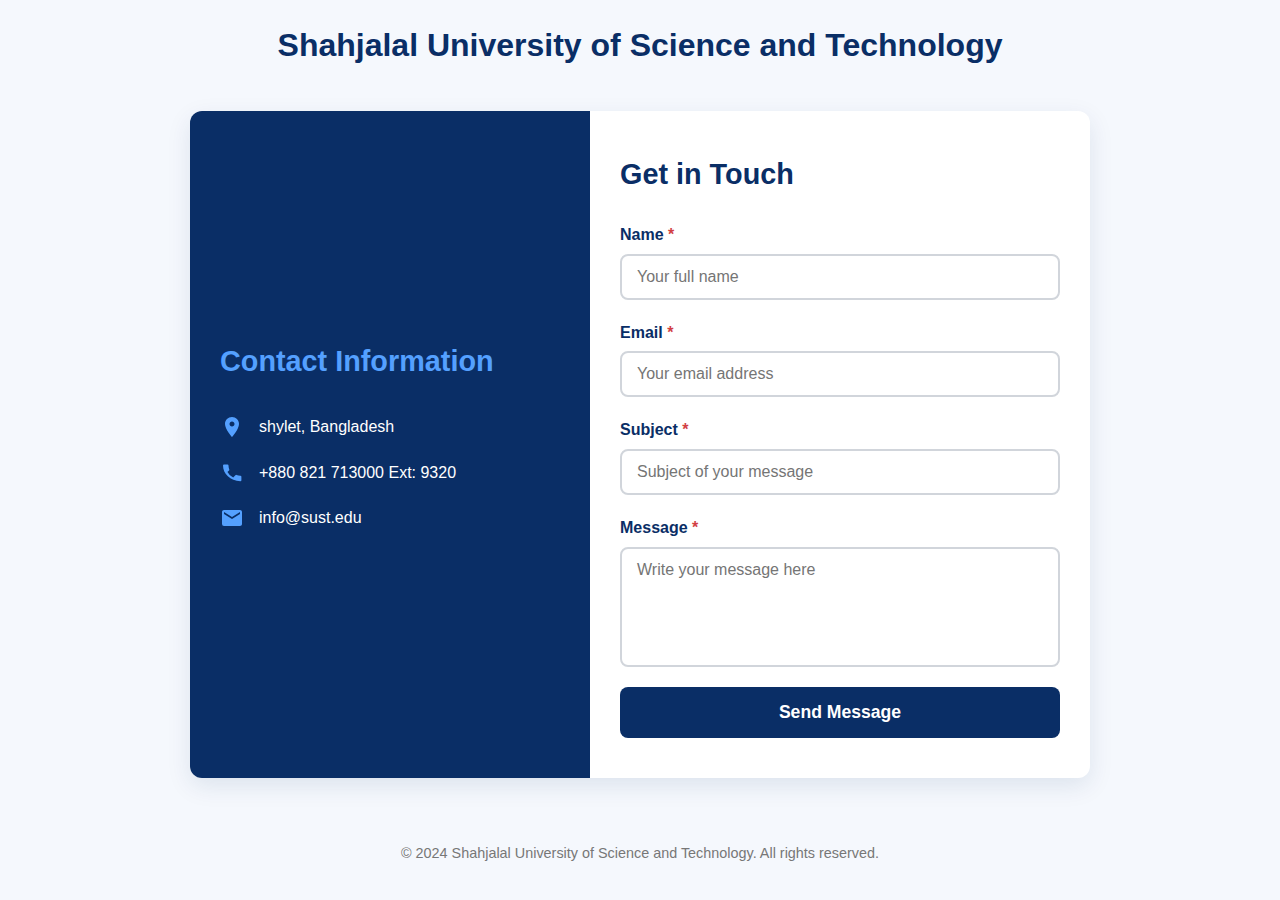
<file: sust university/contact.html>
<!DOCTYPE html>
<html lang="en">
<head>
  <meta charset="UTF-8" />
  <meta name="viewport" content="width=device-width, initial-scale=1" />
  <title>Contact Us - SUST University</title>
  <style>
    /* Reset and basics */
    * {
      box-sizing: border-box;
      margin: 0;
      padding: 0;
      font-family: 'Segoe UI', Tahoma, Geneva, Verdana, sans-serif;
    }
    body {
      background: #f5f8fd;
      color: #0a2e66;
      line-height: 1.6;
      min-height: 100vh;
      display: flex;
      flex-direction: column;
      align-items: center;
      padding: 20px;
    }
    h1, h2 {
      color: #0a2e66;
      margin-bottom: 10px;
    }
    /* Container */
    .container {
      background: #ffffff;
      max-width: 900px;
      width: 100%;
      border-radius: 12px;
      box-shadow: 0 8px 25px rgba(10, 46, 102, 0.1);
      display: flex;
      flex-wrap: wrap;
      margin-top: 30px;
      overflow: hidden;
    }
    /* Left side - contact info */
    .contact-info {
      background: #0a2e66;
      color: #fff;
      flex: 1 1 300px;
      padding: 40px 30px;
      display: flex;
      flex-direction: column;
      justify-content: center;
    }
    .contact-info h2 {
      color: #54a0ff;
      margin-bottom: 30px;
      font-weight: 700;
      font-size: 1.8rem;
    }
    .info-item {
      margin-bottom: 20px;
      display: flex;
      align-items: center;
    }
    .info-item svg {
      width: 24px;
      height: 24px;
      margin-right: 15px;
      fill: #54a0ff;
      flex-shrink: 0;
    }
    .info-item span {
      font-size: 1rem;
      font-weight: 500;
      user-select: text;
    }

    /* Right side - form */
    .contact-form {
      flex: 1 1 400px;
      padding: 40px 30px;
    }
    .contact-form h2 {
      font-weight: 700;
      margin-bottom: 25px;
      font-size: 1.8rem;
      color: #0a2e66;
    }
    form {
      display: flex;
      flex-direction: column;
    }
    label {
      margin-bottom: 6px;
      font-weight: 600;
      color: #0a2e66;
    }
    input, textarea {
      padding: 12px 15px;
      margin-bottom: 20px;
      border: 2px solid #d1d5db;
      border-radius: 8px;
      font-size: 1rem;
      transition: border-color 0.3s ease;
      resize: none;
      font-family: inherit;
    }
    input:focus, textarea:focus {
      border-color: #0a2e66;
      outline: none;
    }
    textarea {
      min-height: 120px;
    }
    button {
      background: #0a2e66;
      color: #fff;
      border: none;
      padding: 15px;
      font-size: 1.1rem;
      font-weight: 700;
      border-radius: 8px;
      cursor: pointer;
      transition: background 0.3s ease;
    }
    button:hover {
      background: #054399;
    }
    /* Responsive */
    @media (max-width: 768px) {
      .container {
        flex-direction: column;
      }
      .contact-info, .contact-form {
        flex: 1 1 100%;
        padding: 30px 20px;
      }
    }
    .error-message {
      color: #d23f44;
      font-size: 0.9rem;
      margin-top: -15px;
      margin-bottom: 15px;
      font-weight: 600;
    }
    footer {
      margin-top: auto;
      padding: 15px 10px;
      font-size: 0.9rem;
      color: #777;
      user-select: none;
    }
  </style>
</head>
<body>
  <h1>Shahjalal University of Science and Technology</h1>
  <div class="container" role="main">
    <section class="contact-info" aria-label="Contact Information">
      <h2>Contact Information</h2>
      <div class="info-item">
        <svg aria-hidden="true" focusable="false" viewBox="0 0 24 24"><path d="M12 2C8.13 2 5 5.13 5 9c0 5.25 7 13 7 13s7-7.75 7-13c0-3.87-3.13-7-7-7zm0 9.5c-1.38 0-2.5-1.12-2.5-2.5S10.62 6.5 12 6.5s2.5 1.12 2.5 2.5-1.12 2.5-2.5 2.5z"/></svg>
        <span>shylet, Bangladesh</span>
      </div>
      <div class="info-item">
        <svg aria-hidden="true" focusable="false" viewBox="0 0 24 24"><path d="M6.62 10.79a15.05 15.05 0 006.59 6.59l2.2-2.2a1 1 0 011.11-.21c1.21.49 2.53.76 3.88.76a1 1 0 011 1v3.5a1 1 0 01-1 1C10.29 21 3 13.71 3 5.5A1 1 0 014 4.5h3.5a1 1 0 011 1c0 1.35.27 2.67.76 3.88a1 1 0 01-.21 1.11l-2.43 2.3z"/></svg>
        <span>+880 821 713000 Ext: 9320</span>
      </div>
      <div class="info-item">
        <svg aria-hidden="true" focusable="false" viewBox="0 0 24 24"><path d="M20 4H4c-1.1 0-2 .9-2 2v12a2 2 0 002 2h16c1.1 0 2-.9 2-2V6c0-1.1-.9-2-2-2zm0 4l-8 5-8-5V6l8 5 8-5v2z"/></svg>
        <span>info@sust.edu</span>
      </div>
    </section>
    <section class="contact-form" aria-label="Contact Form">
      <h2>Get in Touch</h2>
      <form id="contactForm" novalidate>
        <label for="name">Name<span aria-hidden="true" style="color:#d23f44;"> *</span></label>
        <input type="text" id="name" name="name" placeholder="Your full name" required aria-describedby="nameError" />
        <div id="nameError" class="error-message" aria-live="polite"></div>

        <label for="email">Email<span aria-hidden="true" style="color:#d23f44;"> *</span></label>
        <input type="email" id="email" name="email" placeholder="Your email address" required aria-describedby="emailError" />
        <div id="emailError" class="error-message" aria-live="polite"></div>

        <label for="subject">Subject<span aria-hidden="true" style="color:#d23f44;"> *</span></label>
        <input type="text" id="subject" name="subject" placeholder="Subject of your message" required aria-describedby="subjectError" />
        <div id="subjectError" class="error-message" aria-live="polite"></div>

        <label for="message">Message<span aria-hidden="true" style="color:#d23f44;"> *</span></label>
        <textarea id="message" name="message" placeholder="Write your message here" required aria-describedby="messageError"></textarea>
        <div id="messageError" class="error-message" aria-live="polite"></div>

        <button type="submit" aria-label="Send message">Send Message</button>
      </form>
    </section>
  </div>
  <footer>
    &copy; 2024 Shahjalal University of Science and Technology. All rights reserved.
  </footer>

  <script>
    // Basic form validation and submission handler with feedback
    const form = document.getElementById('contactForm');

    function validateEmail(email) {
      // Simple email regex
      const re = /^[\\w-.]+@([\\w-]+\\.)+[\\w-]{2,4}$/;
      return re.test(String(email).toLowerCase());
    }

    form.addEventListener('submit', function(e) {
      e.preventDefault();
      let isValid = true;

      // Clear previous errors
      ['name', 'email', 'subject', 'message'].forEach(field => {
        document.getElementById(field + 'Error').textContent = '';
      });

      // Validate name
      const name = form.name.value.trim();
      if (name.length < 2) {
        isValid = false;
        document.getElementById('nameError').textContent = 'Please enter your name (at least 2 characters).';
      }

      // Validate email
      const email = form.email.value.trim();
      if (!validateEmail(email)) {
        isValid = false;
        document.getElementById('emailError').textContent = 'Please enter a valid email address.';
      }

      // Validate subject
      const subject = form.subject.value.trim();
      if (subject.length < 3) {
        isValid = false;
        document.getElementById('subjectError').textContent = 'Please enter a subject (at least 3 characters).';
      }

      // Validate message
      const message = form.message.value.trim();
      if (message.length < 10) {
        isValid = false;
        document.getElementById('messageError').textContent = 'Please enter a message (at least 10 characters).';
      }

      if (isValid) {
        alert('Thank you for contacting SUST! Your message has been sent.');
        form.reset();
      }
    });
  </script>
</body>
</html>
</file>
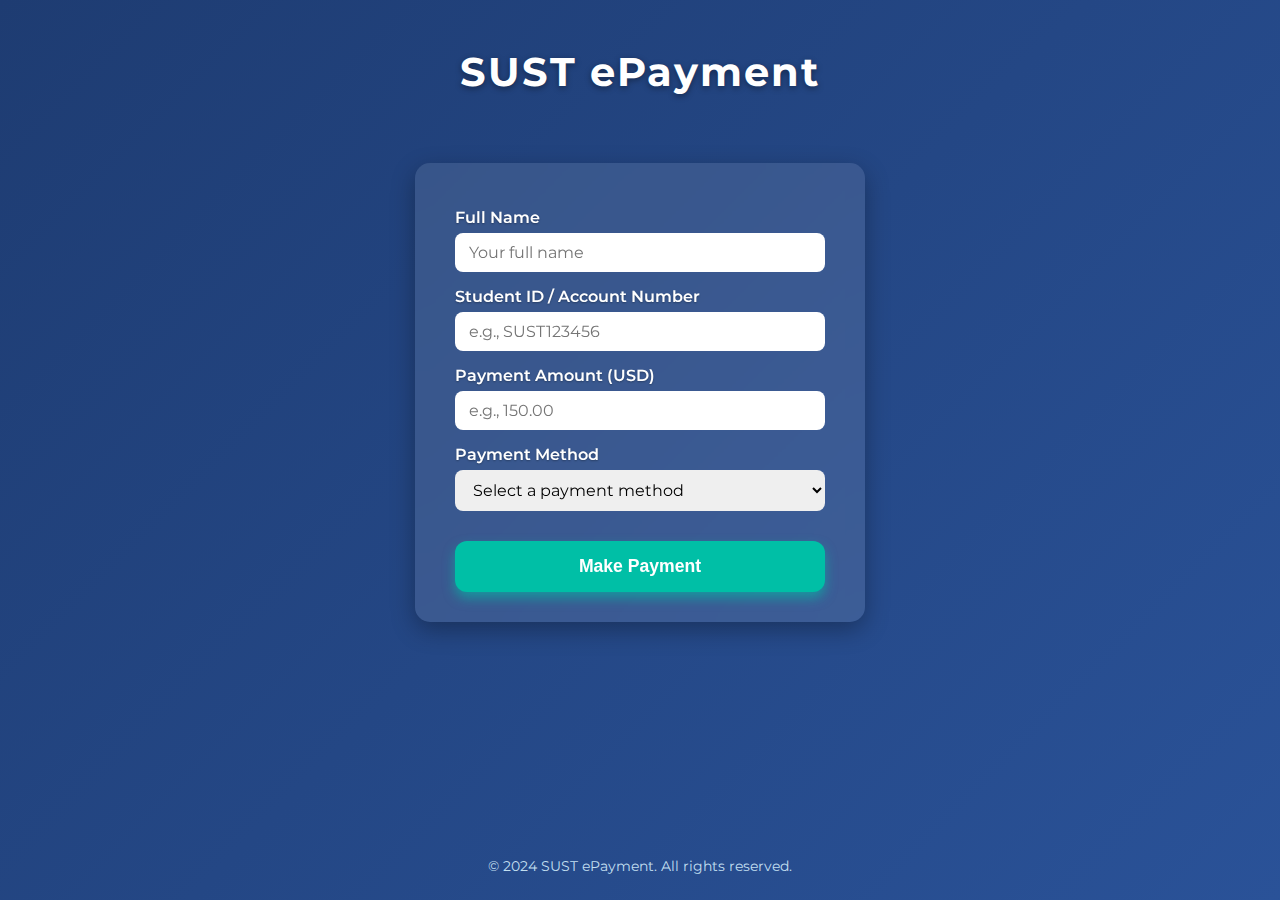
<file: sust university/epayment.html>
<!DOCTYPE html>
<html lang="en">
<head>
<meta charset="UTF-8" />
<meta name="viewport" content="width=device-width, initial-scale=1" />
<title>SUST ePayment</title>
<style>
  @import url('https://fonts.googleapis.com/css2?family=Montserrat:wght@400;700&display=swap');

  * {
    box-sizing: border-box;
  }
  body {
    margin: 0;
    font-family: 'Montserrat', sans-serif;
    background: linear-gradient(135deg, #1e3c72, #2a5298);
    color: #fff;
    min-height: 100vh;
    display: flex;
    flex-direction: column;
    align-items: center;
    padding: 20px;
  }
  header {
    margin-bottom: 40px;
    text-align: center;
  }
  header h1 {
    font-weight: 700;
    font-size: 2.5rem;
    letter-spacing: 2px;
    text-shadow: 0 2px 6px rgba(0,0,0,0.4);
  }
  main {
    background: rgba(255,255,255,0.1);
    border-radius: 15px;
    padding: 30px 40px;
    max-width: 450px;
    width: 100%;
    box-shadow: 0 8px 24px rgba(0,0,0,0.3);
    backdrop-filter: blur(8px);
  }
  form {
    display: flex;
    flex-direction: column;
  }
  label {
    margin-top: 15px;
    font-weight: 600;
    text-shadow: 0 1px 2px rgba(0,0,0,0.3);
  }
  input[type="text"],
  input[type="number"],
  select {
    margin-top: 6px;
    padding: 10px 14px;
    border-radius: 8px;
    border: none;
    outline: none;
    font-size: 1rem;
    font-family: inherit;
    transition: background-color 0.3s ease;
  }
  input[type="text"]:focus,
  input[type="number"]:focus,
  select:focus {
    background-color: rgba(255,255,255,0.9);
    color: #333;
  }
  .payment-method-details {
    margin-top: 15px;
  }
  .payment-method-details input {
    width: 100%;
  }
  button {
    margin-top: 30px;
    padding: 15px;
    background-color: #00bfa6;
    border: none;
    border-radius: 12px;
    font-weight: 700;
    font-size: 1.1rem;
    color: white;
    cursor: pointer;
    box-shadow: 0 6px 12px rgba(0,191,166,0.6);
    transition: background-color 0.3s ease;
  }
  button:hover {
    background-color: #009e8f;
  }
  .footer {
    margin-top: auto;
    text-align: center;
    font-size: 0.9rem;
    color: #c1dff0;
    padding: 15px 0 5px;
  }
  /* Responsive */
  @media (max-width: 500px) {
    main {
      padding: 25px 20px;
    }
  }
</style>
</head>
<body>
  <header>
    <h1>SUST ePayment</h1>
  </header>
  <main>
    <form id="payment-form" novalidate>
      <label for="fullName">Full Name</label>
      <input type="text" id="fullName" name="fullName" placeholder="Your full name" required />

      <label for="studentId">Student ID / Account Number</label>
      <input type="text" id="studentId" name="studentId" placeholder="e.g., SUST123456" required pattern="^[A-Za-z0-9]+$" />

      <label for="amount">Payment Amount (USD)</label>
      <input type="number" id="amount" name="amount" placeholder="e.g., 150.00" step="0.01" min="1" max="10000" required />

      <label for="paymentMethod">Payment Method</label>
      <select id="paymentMethod" name="paymentMethod" required>
        <option value="" disabled selected>Select a payment method</option>
        <option value="card">Credit/Debit Card</option>
        <option value="mobile">Mobile Payment</option>
        <option value="bank">Bank Transfer</option>
      </select>

      <div id="card-details" class="payment-method-details" style="display: none;">
        <label for="cardNumber">Card Number</label>
        <input type="text" id="cardNumber" name="cardNumber" placeholder="1234 5678 9012 3456" pattern="\\d{13,19}" />

        <label for="cardExpiry">Expiry Date (MM/YY)</label>
        <input type="text" id="cardExpiry" name="cardExpiry" placeholder="MM/YY" pattern="^(0[1-9]|1[0-2])\\/\\d{2}$" />

        <label for="cardCVC">CVC</label>
        <input type="text" id="cardCVC" name="cardCVC" placeholder="123" pattern="\\d{3,4}" />
      </div>

      <button type="submit">Make Payment</button>
    </form>
  </main>
  <div class="footer">
    &copy; 2024 SUST ePayment. All rights reserved.
  </div>

  <script>
    const paymentMethodSelect = document.getElementById('paymentMethod');
    const cardDetailsSection = document.getElementById('card-details');
    const form = document.getElementById('payment-form');

    paymentMethodSelect.addEventListener('change', () => {
      if (paymentMethodSelect.value === 'card') {
        cardDetailsSection.style.display = 'block';
        // Set required for card fields
        cardDetailsSection.querySelectorAll('input').forEach(input => {
          input.required = true;
        });
      } else {
        cardDetailsSection.style.display = 'none';
        // Remove required from card fields
        cardDetailsSection.querySelectorAll('input').forEach(input => {
          input.required = false;
          input.value = '';
        });
      }
    });

    form.addEventListener('submit', (e) => {
      e.preventDefault();

      // Basic HTML5 validation first
      if (!form.checkValidity()) {
        form.reportValidity();
        return;
      }

      // Additional validation for card fields if card selected
      if (paymentMethodSelect.value === 'card') {
        const cardNumber = form.cardNumber.value.trim().replace(/\s+/g, '');
        const cardExpiry = form.cardExpiry.value.trim();
        const cardCVC = form.cardCVC.value.trim();

        if (!/^\d{13,19}$/.test(cardNumber)) {
          alert('Please enter a valid card number (13 to 19 digits).');
          return;
        }
        if (!/^(0[1-9]|1[0-2])\/\d{2}$/.test(cardExpiry)) {
          alert('Please enter a valid expiry date in MM/YY format.');
          return;
        }
        if (!/^\d{3,4}$/.test(cardCVC)) {
          alert('Please enter a valid CVC (3 or 4 digits).');
          return;
        }
      }

      // Simulate payment submission
      alert(
        'Payment Successful!\n' +
        'Name: ' + form.fullName.value + '\n' +
        'Student ID: ' + form.studentId.value + '\n' +
        'Amount: $' + parseFloat(form.amount.value).toFixed(2) + '\n' +
        'Payment Method: ' + paymentMethodSelect.options[paymentMethodSelect.selectedIndex].text
      );

      form.reset();
      cardDetailsSection.style.display = 'none';
    });
  </script>
</body>
</html>
</file>
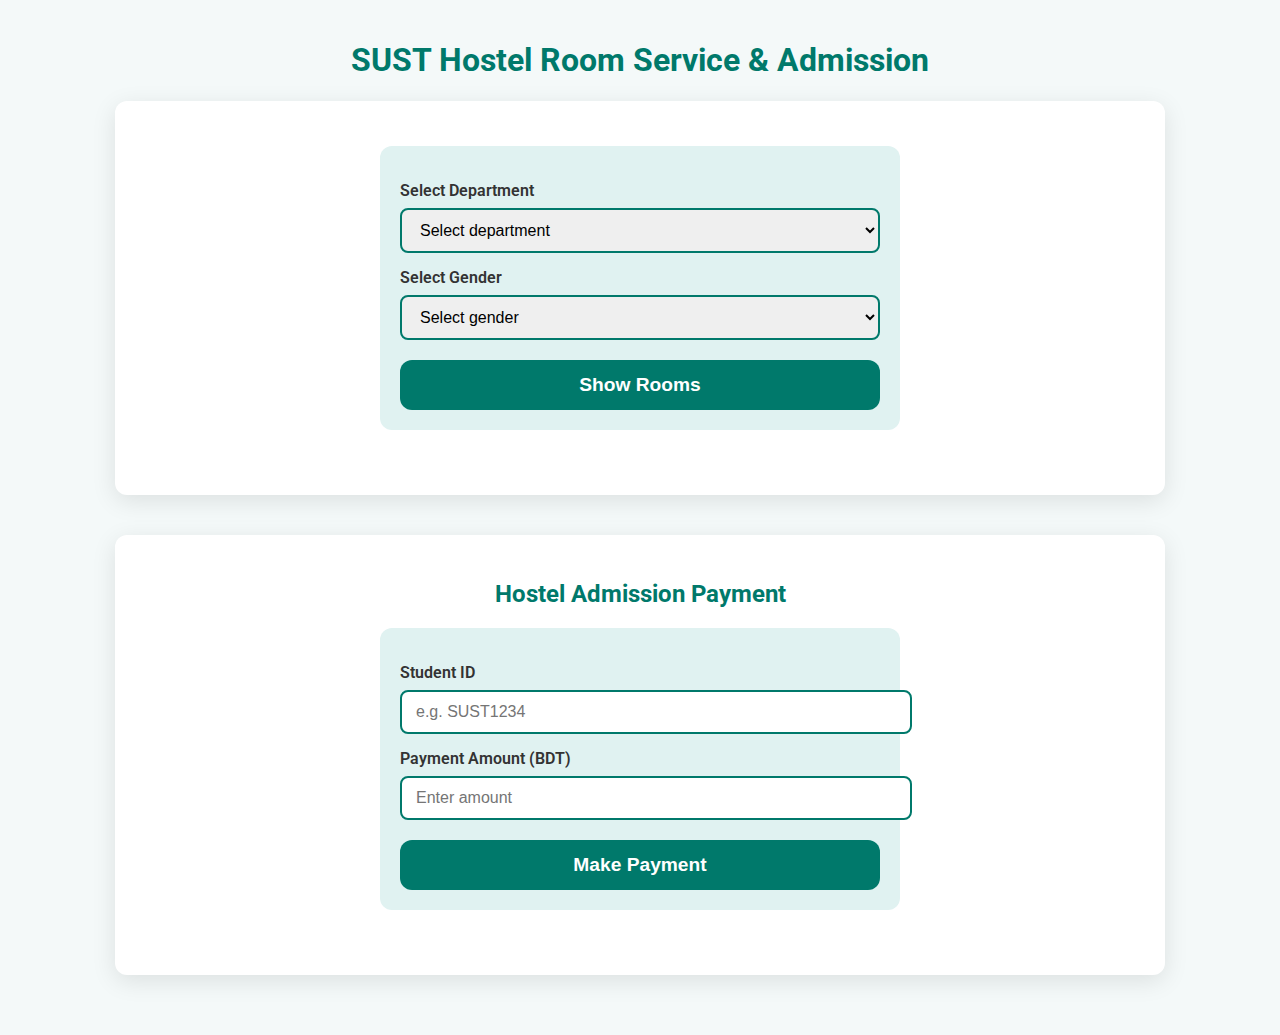
<file: sust university/hostelroom.html>
<!DOCTYPE html>
<html lang="en">
<head>
<meta charset="UTF-8" />
<meta name="viewport" content="width=device-width, initial-scale=1" />
<title>SUST Hostel Room Service & Admission</title>
<style>
  @import url('https://fonts.googleapis.com/css2?family=Roboto&display=swap');
  body {
    margin: 0;
    font-family: 'Roboto', sans-serif;
    background: #f4f9f9;
    color: #333;
    padding: 20px;
    min-height: 100vh;
  }
  h1, h2 {
    text-align: center;
    color: #00796b;
  }
  .container {
    max-width: 1000px;
    margin: 0 auto 40px;
    background: white;
    padding: 25px;
    border-radius: 12px;
    box-shadow: 0 6px 25px rgba(0,0,0,0.1);
  }
  form {
    max-width: 480px;
    margin: 20px auto 40px;
    padding: 20px;
    background: #e0f2f1;
    border-radius: 12px;
  }
  label {
    display: block;
    margin: 15px 0 8px;
    font-weight: 600;
  }
  select, input[type="text"], input[type="number"] {
    width: 100%;
    padding: 11px 14px;
    border: 2px solid #00796b;
    border-radius: 8px;
    font-size: 1rem;
    outline-color: #004d40;
  }
  button {
    margin-top: 20px;
    width: 100%;
    background: #00796b;
    color: white;
    border: none;
    border-radius: 12px;
    font-size: 1.2rem;
    font-weight: 700;
    cursor: pointer;
    padding: 14px 0;
    transition: background-color 0.3s ease;
  }
  button:hover {
    background: #004d40;
  }
  .rooms-grid {
    display: flex;
    flex-wrap: wrap;
    justify-content: center;
    gap: 24px;
  }
  .room-card {
    width: 280px;
    border-radius: 12px;
    box-shadow: 0 4px 16px rgba(0,0,0,0.12);
    overflow: hidden;
    background: #fafafa;
    text-align: center;
  }
  .room-card img {
    width: 100%;
    height: 180px;
    object-fit: cover;
  }
  .room-details {
    padding: 16px 12px 24px;
  }
  .room-details h3 {
    margin: 12px 0 6px;
    color: #00796b;
  }
  .room-details p {
    margin: 4px 0;
    font-weight: 600;
  }
  .message {
    max-width: 480px;
    margin: 10px auto 20px;
    text-align: center;
    font-weight: 700;
    font-size: 1.1rem;
  }
  .message.error {
    color: #d32f2f;
  }
  .message.success {
    color: #388e3c;
  }
  @media (max-width: 700px) {
    .rooms-grid {
      flex-direction: column;
      align-items: center;
    }
  }
</style>
</head>
<body>
  <h1>SUST Hostel Room Service & Admission</h1>

  <section class="container" aria-label="Room search and display">
    <form id="roomForm" aria-label="Select department and gender to view rooms">
      <label for="department">Select Department</label>
      <select id="department" required>
        <option value="" disabled selected>Select department</option>
        <option value="CSE">CSE</option>
        <option value="EEE">EEE</option>
        <option value="BBA">BBA</option>
        <option value="LAW">LAW</option>
        <option value="ENGLISH">ENGLISH</option>
        <option value="PHARMACY">PHARMACY</option>
      </select>

      <label for="gender">Select Gender</label>
      <select id="gender" required>
        <option value="" disabled selected>Select gender</option>
        <option value="Male">Male</option>
        <option value="Female">Female</option>
      </select>

      <button type="submit">Show Rooms</button>
    </form>

    <div id="roomsContainer" class="rooms-grid" aria-live="polite" aria-label="Available rooms"></div>
    <p id="noRoomsMessage" style="text-align:center; font-weight:600; display:none;">No rooms available for selected criteria.</p>
  </section>

  <section class="container" aria-label="Hostel admission and payment">
    <h2>Hostel Admission Payment</h2>
    <form id="paymentForm" aria-label="Hostel admission payment form">
      <label for="studentId">Student ID</label>
      <input type="text" id="studentId" placeholder="e.g. SUST1234" required />

      <label for="payAmount">Payment Amount (BDT)</label>
      <input type="number" id="payAmount" min="1" placeholder="Enter amount" required />

      <button type="submit">Make Payment</button>
    </form>
    <div id="paymentMessage" class="message" role="alert" aria-live="assertive"></div>
  </section>

<script>
  const rooms = [
    { roomNo: '101', type: 'Male', department: 'CSE', image:'https://q-xx.bstatic.com/xdata/images/hotel/max500/322053597.jpg?k=75a2976c782accdbf1d6a99f64829ba43068bd90a53bf8fdf8df03c70fb6fce7&o=' },
    { roomNo: '102', type: 'Male', department: 'EEE', image: 'https://images.unsplash.com/photo-1506197606566-fd82d8e88f38?auto=format&fit=crop&w=400&q=80' },
    { roomNo: '103', type: 'Male', department: 'BBA', image: 'https://images.unsplash.com/photo-1519276550192-8c262d446012?auto=format&fit=crop&w=400&q=80' },
    { roomNo: '104', type: 'Male', department: 'LAW', image: 'https://images.unsplash.com/photo-1596495577886-d920f1cbe77e?auto=format&fit=crop&w=400&q=80' },

    { roomNo: '201', type: 'Female', department: 'CSE', image: 'https://3.imimg.com/data3/TN/UH/GLADMIN-11992488/imgs-rr.jpg'},
    { roomNo: '203', type: 'Female', department: 'BBA', image: 'https://images.unsplash.com/photo-1486308510493-cb4823ea7b6a?auto=format&fit=crop&w=400&q=80' },
    { roomNo: '204', type: 'Female', department: 'LAW', image: 'https://images.unsplash.com/photo-1465156799767-5a90438ef1e6?auto=format&fit=crop&w=400&q=80' }
  ];

  const students = {
    'SUST1234': {name: 'Rahim', balance: 5000},
    'SUST5678': {name: 'Karim', balance: 1200},
    'SUST9101': {name: 'Selina', balance: 300}
  };

  const roomForm = document.getElementById('roomForm');
  const roomsContainer = document.getElementById('roomsContainer');
  const noRoomsMessage = document.getElementById('noRoomsMessage');
  const paymentForm = document.getElementById('paymentForm');
  const paymentMessage = document.getElementById('paymentMessage');

  roomForm.addEventListener('submit', e => {
    e.preventDefault();
    const dept = document.getElementById('department').value;
    const gender = document.getElementById('gender').value;

    const filteredRooms = rooms.filter(room => room.department === dept && room.type === gender);

    roomsContainer.innerHTML = '';
    if (filteredRooms.length === 0) {
      noRoomsMessage.style.display = 'block';
      roomsContainer.style.display = 'none';
    } else {
      noRoomsMessage.style.display = 'none';
      roomsContainer.style.display = 'flex';

      filteredRooms.forEach(room => {
        const card = document.createElement('div');
        card.className = 'room-card';
        card.innerHTML = `
          <img src="${room.image}" alt="Room ${room.roomNo} - ${room.department} (${room.type})" />
          <div class="room-details">
            <h3>Room No: ${room.roomNo}</h3>
            <p>Type: ${room.type}</p>
            <p>Department: ${room.department}</p>
          </div>
        `;
        roomsContainer.appendChild(card);
      });
    }
  });

  paymentForm.addEventListener('submit', e => {
    e.preventDefault();
    paymentMessage.textContent = '';
    paymentMessage.className = 'message';

    const studentId = document.getElementById('studentId').value.trim().toUpperCase();
    const amount = parseFloat(document.getElementById('payAmount').value);

    if (!studentId || isNaN(amount) || amount <= 0) {
      paymentMessage.textContent = 'Please enter valid Student ID and positive payment amount.';
      paymentMessage.classList.add('error');
      return;
    }

    if (!students[studentId]) {
      paymentMessage.textContent = 'Student ID not found.';
      paymentMessage.classList.add('error');
      return;
    }

    const student = students[studentId];
    if (student.balance < amount) {
      paymentMessage.textContent = `Insufficient balance. Current balance: BDT ${student.balance.toFixed(2)}.`;
      paymentMessage.classList.add('error');
      return;
    }

    student.balance -= amount;
    paymentMessage.textContent = `Payment successful! Remaining balance for ${student.name}: BDT ${student.balance.toFixed(2)}.`;
    paymentMessage.classList.add('success');

    paymentForm.reset();
  });
</script>
</body>
</html>
</file>
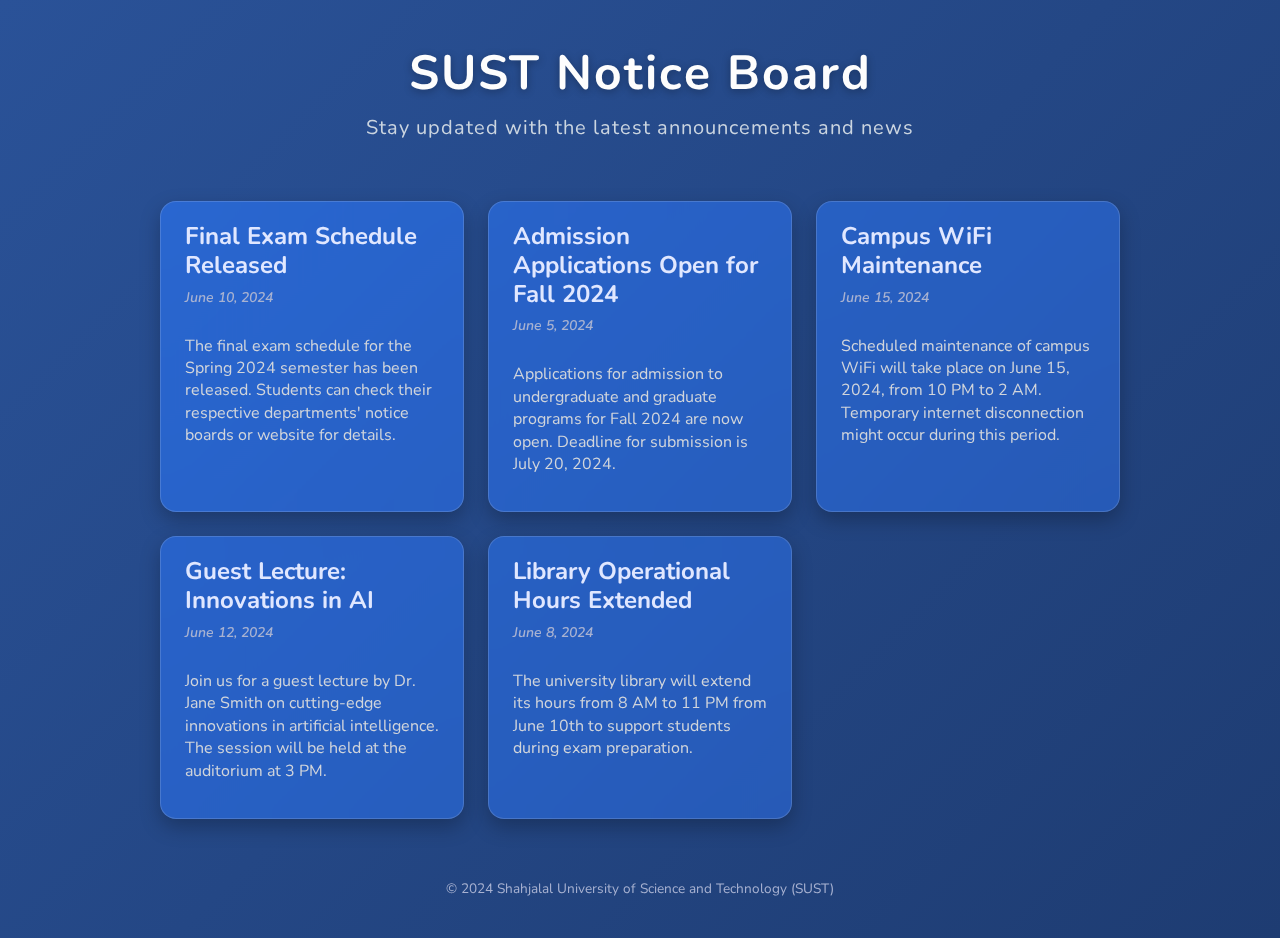
<file: sust university/notice.html>
<!DOCTYPE html>
<html lang="en">
<head>
  <meta charset="UTF-8" />
  <meta name="viewport" content="width=device-width, initial-scale=1" />
  <title>SUST Notice Board</title>
  <style>
    @import url('https://fonts.googleapis.com/css2?family=Nunito:wght@400;700&display=swap');

    * {
      box-sizing: border-box;
    }

    body {
      margin: 0;
      font-family: 'Nunito', sans-serif;
      background: linear-gradient(135deg, #2a5298, #1e3c72);
      min-height: 100vh;
      color: #fdfdfd;
      display: flex;
      flex-direction: column;
      align-items: center;
      padding: 40px 20px;
    }

    header {
      text-align: center;
      margin-bottom: 40px;
    }

    header h1 {
      font-size: 3rem;
      margin: 0;
      font-weight: 700;
      letter-spacing: 2px;
      text-shadow: 0 2px 8px rgba(0,0,0,0.3);
    }

    header p {
      font-size: 1.25rem;
      margin-top: 8px;
      font-weight: 400;
      color: #cbd5e0;
      letter-spacing: 1px;
    }

    main {
      max-width: 960px;
      width: 100%;
      display: grid;
      grid-template-columns: repeat(auto-fit, minmax(280px, 1fr));
      gap: 24px;
    }

    .notice-card {
      background: rgba(255, 255, 255, 0.12);
      padding: 20px 24px;
      border-radius: 16px;
      box-shadow: 0 8px 20px rgba(0,0,0,0.25);
      backdrop-filter: saturate(180%) blur(12px);
      border: 1px solid rgba(255,255,255,0.15);
      display: flex;
      flex-direction: column;
      transition: transform 0.3s ease, box-shadow 0.3s ease;
      cursor: default;
    }

    .notice-card:hover {
      transform: translateY(-6px);
      box-shadow: 0 18px 48px rgba(0,0,0,0.4);
    }

    .notice-title {
      font-size: 1.5rem;
      font-weight: 700;
      margin: 0 0 8px 0;
      color: #e0e7ff;
      line-height: 1.2;
    }

    .notice-date {
      font-size: 0.875rem;
      font-weight: 600;
      color: #a8b2d1;
      margin-bottom: 12px;
      font-style: italic;
    }

    .notice-body {
      font-size: 1rem;
      color: #d1d5db;
      line-height: 1.4;
      flex-grow: 1;
    }

    footer {
      margin-top: 60px;
      font-size: 0.85rem;
      color: #a8b2d1;
      text-align: center;
      user-select: none;
    }

    @media (max-width: 480px) {
      header h1 {
        font-size: 2.2rem;
      }
      main {
        grid-template-columns: 1fr;
      }
    }
  </style>
</head>
<body>
  <header role="banner">
    <h1>SUST Notice Board</h1>
    <p>Stay updated with the latest announcements and news</p>
  </header>

  <main role="main" aria-label="List of notices">
    <article class="notice-card" tabindex="0">
      <h2 class="notice-title">Final Exam Schedule Released</h2>
      <time class="notice-date" datetime="2024-06-10">June 10, 2024</time>
      <p class="notice-body">
        The final exam schedule for the Spring 2024 semester has been released. Students can check their respective departments' notice boards or website for details.
      </p>
    </article>

    <article class="notice-card" tabindex="0">
      <h2 class="notice-title">Admission Applications Open for Fall 2024</h2>
      <time class="notice-date" datetime="2024-06-05">June 5, 2024</time>
      <p class="notice-body">
        Applications for admission to undergraduate and graduate programs for Fall 2024 are now open. Deadline for submission is July 20, 2024.
      </p>
    </article>

    <article class="notice-card" tabindex="0">
      <h2 class="notice-title">Campus WiFi Maintenance</h2>
      <time class="notice-date" datetime="2024-06-15">June 15, 2024</time>
      <p class="notice-body">
        Scheduled maintenance of campus WiFi will take place on June 15, 2024, from 10 PM to 2 AM. Temporary internet disconnection might occur during this period.
      </p>
    </article>

    <article class="notice-card" tabindex="0">
      <h2 class="notice-title">Guest Lecture: Innovations in AI</h2>
      <time class="notice-date" datetime="2024-06-12">June 12, 2024</time>
      <p class="notice-body">
        Join us for a guest lecture by Dr. Jane Smith on cutting-edge innovations in artificial intelligence. The session will be held at the auditorium at 3 PM.
      </p>
    </article>

    <article class="notice-card" tabindex="0">
      <h2 class="notice-title">Library Operational Hours Extended</h2>
      <time class="notice-date" datetime="2024-06-08">June 8, 2024</time>
      <p class="notice-body">
        The university library will extend its hours from 8 AM to 11 PM from June 10th to support students during exam preparation.
      </p>
    </article>
  </main>

  <footer>
    &copy; 2024 Shahjalal University of Science and Technology (SUST)
  </footer>
</body>
</html>
</file>
<file: sust university/student_portal/style.css>
body {
    font-family: Arial, sans-serif;
    background-color: #f0f0f0;
    display: flex;
    justify-content: center;
    align-items: center;
    height: 100vh;
    margin: 0;
}
.login-box, .dashboard {
    background-color: white;
    padding: 20px;
    border-radius: 10px;
    box-shadow: 0 0 10px rgba(0, 0, 0, 0.1);
}
input, button {
    padding: 10px;
    margin-top: 10px;
    width: 100%;
    margin-bottom: 10px;
}
.card {
    background: #e0ffe0;
    margin: 10px 0;
    padding: 10px;
    border-radius: 8px;
}
</file>
<file: sust university/teacher_portal/style.css>
body {
    font-family: Arial, sans-serif;
    background-color: #eef5ff;
    display: flex;
    justify-content: center;
    align-items: center;
    height: 100vh;
    margin: 0;
}
.login-box, .dashboard {
    background-color: white;
    padding: 20px;
    border-radius: 10px;
    box-shadow: 0 0 10px rgba(0, 0, 0, 0.1);
}
input, button {
    padding: 10px;
    margin-top: 10px;
    width: 100%;
    margin-bottom: 10px;
}
.card {
    background: #e6f0ff;
    margin: 10px 0;
    padding: 10px;
    border-radius: 8px;
}
button {
    background-color: #007BFF;
    color: white;
    border: none;
    border-radius: 5px;
    cursor: pointer;
}
</file>
